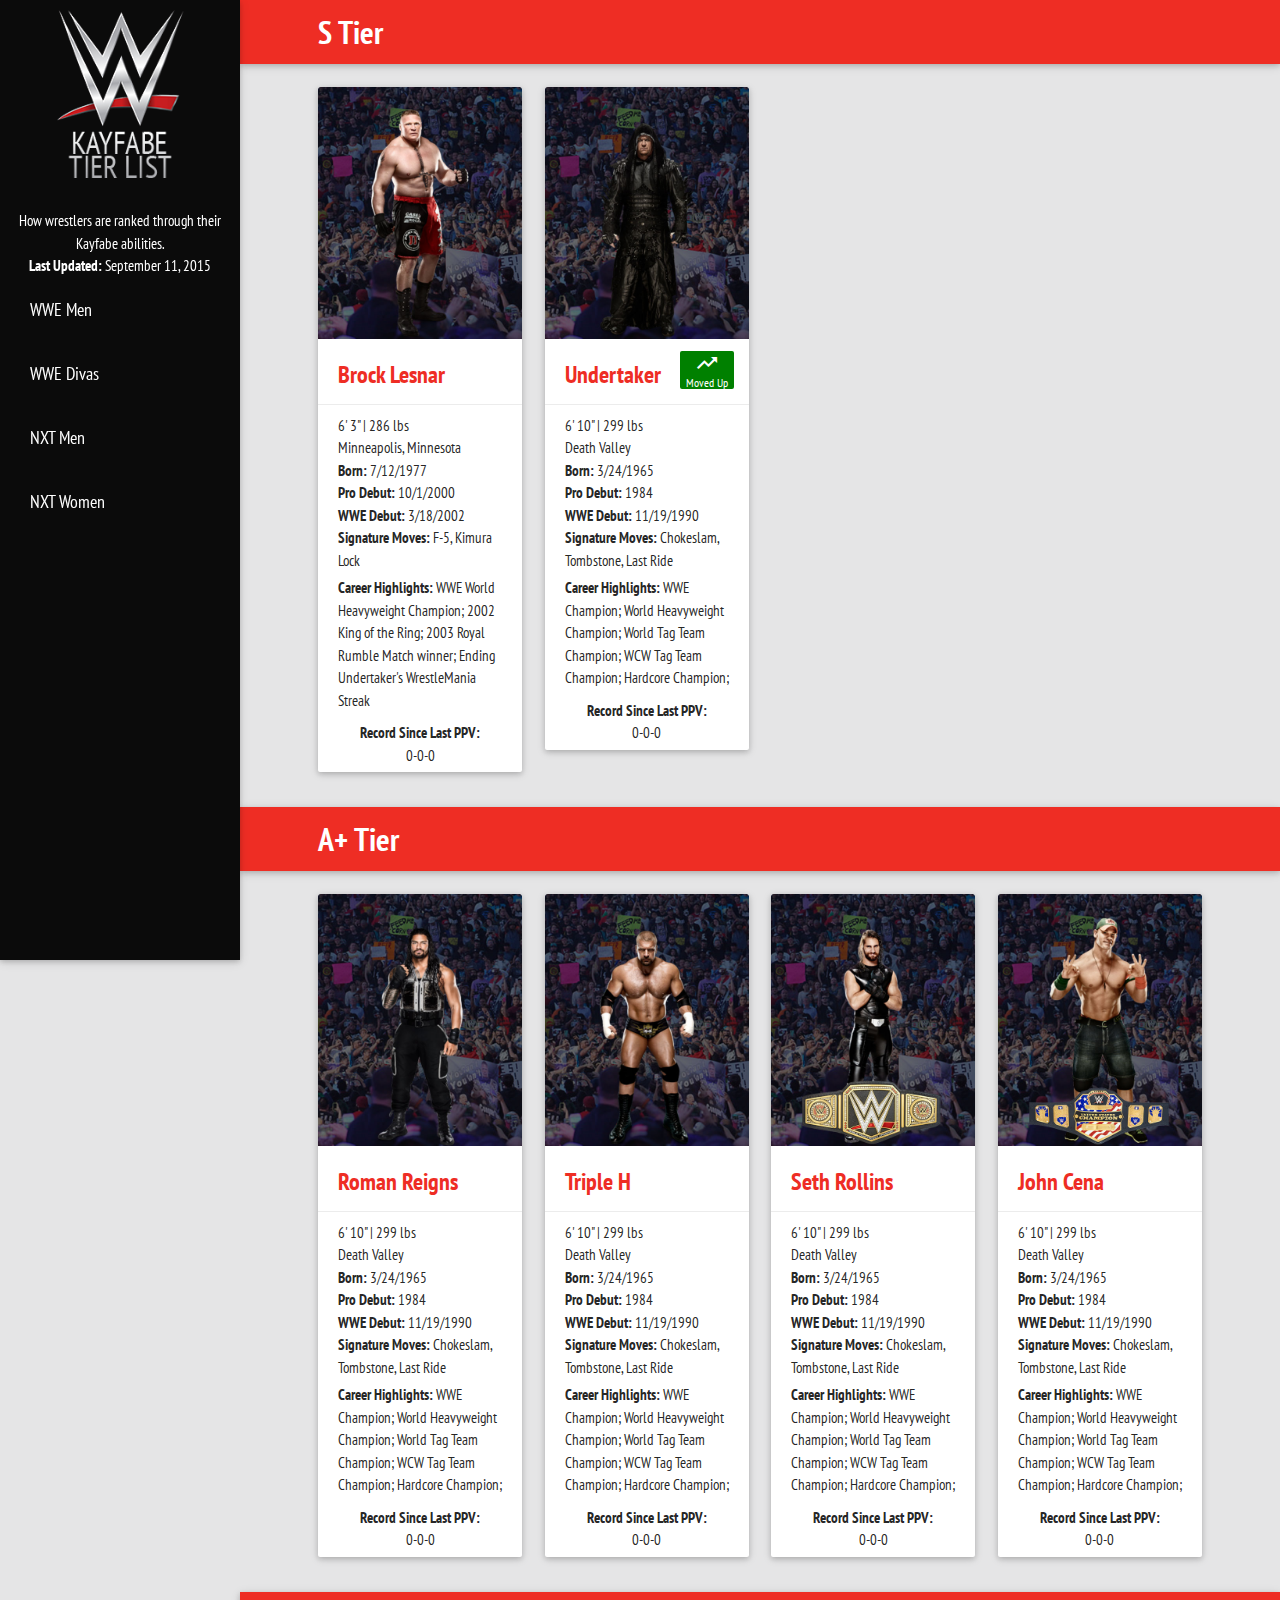
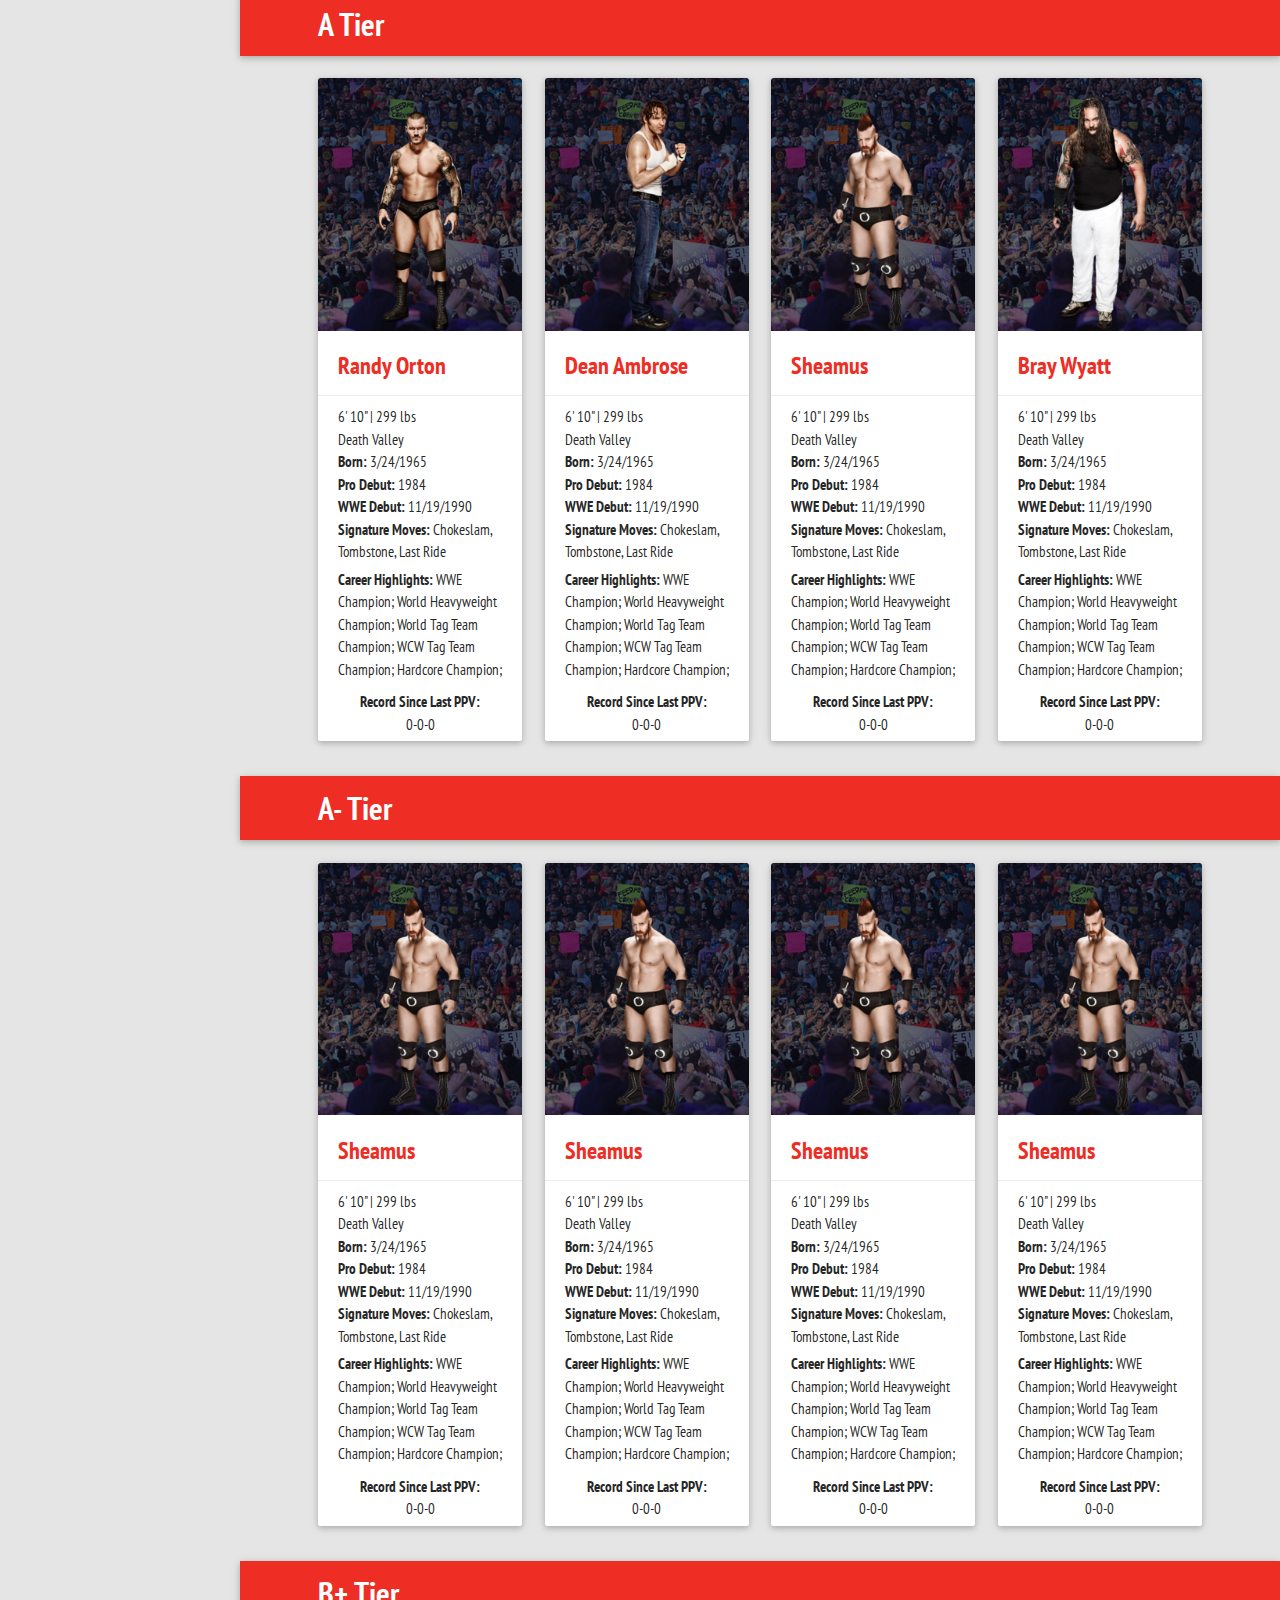
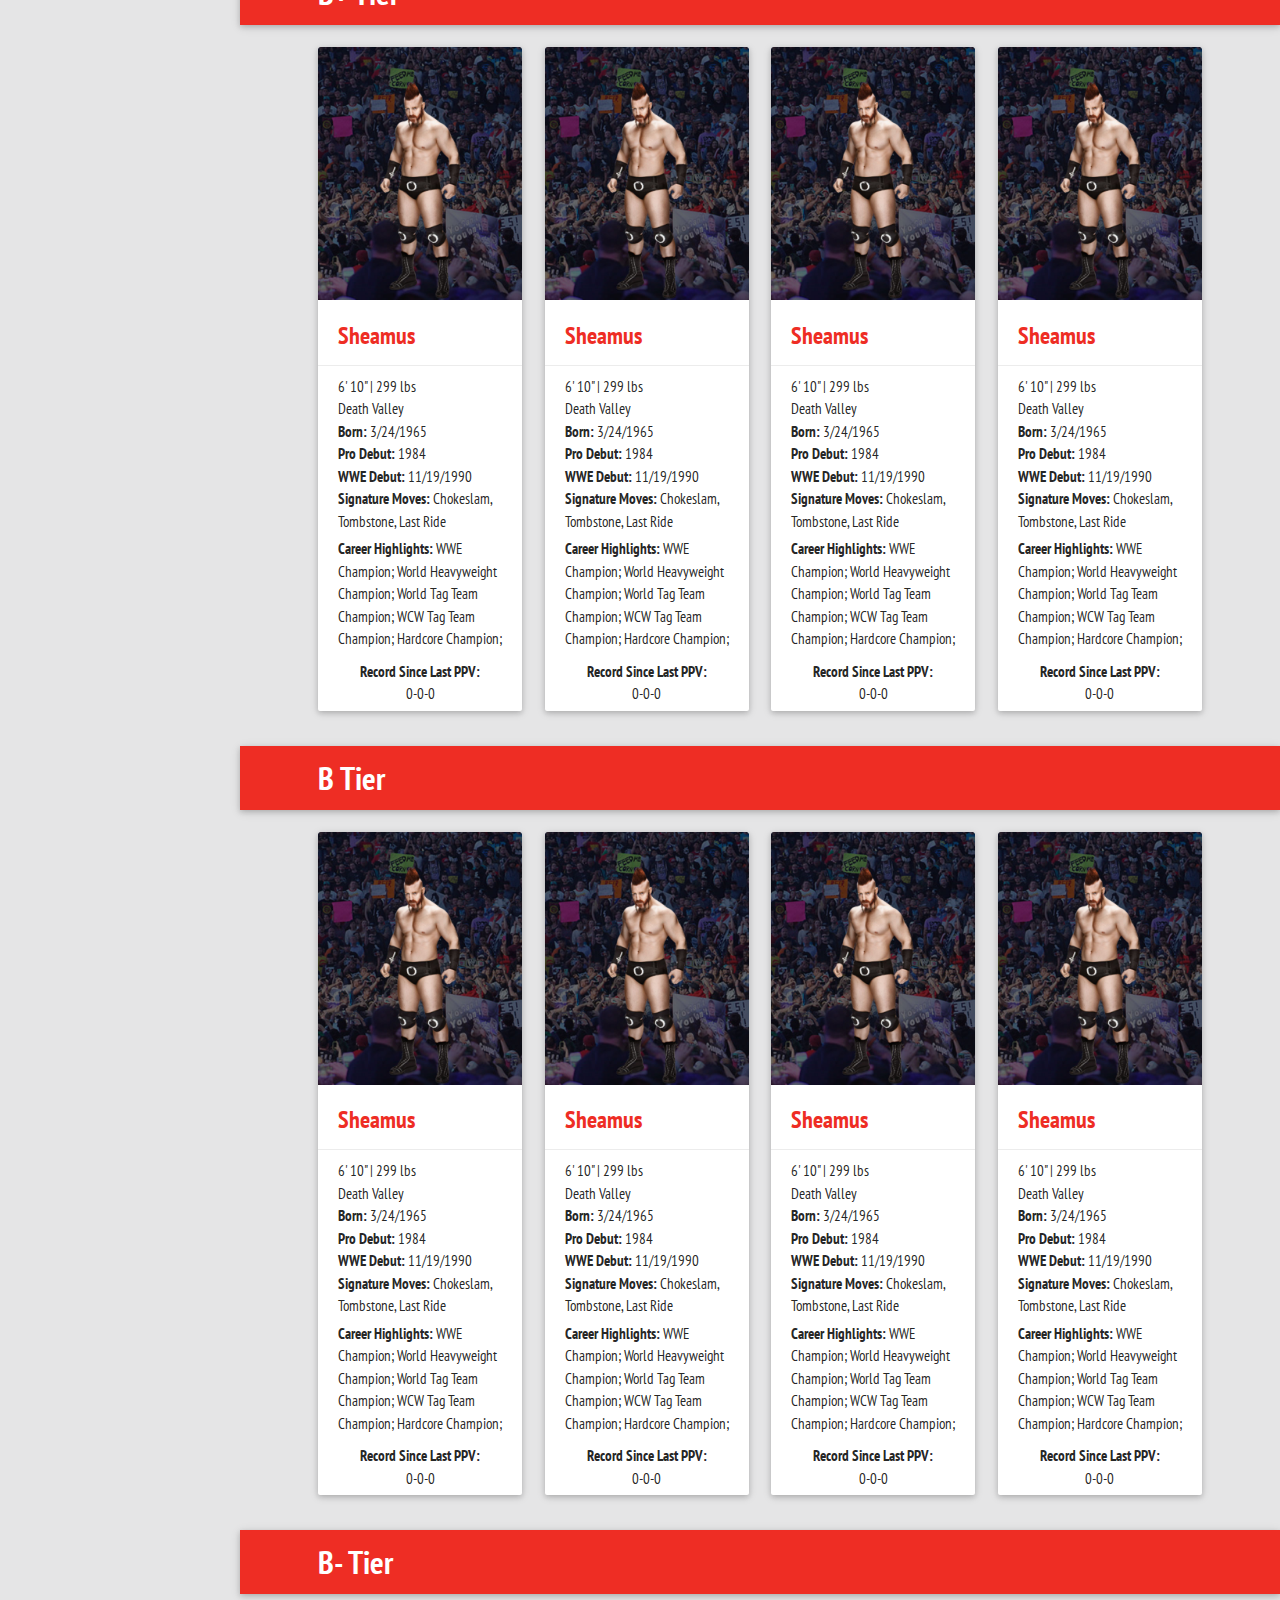
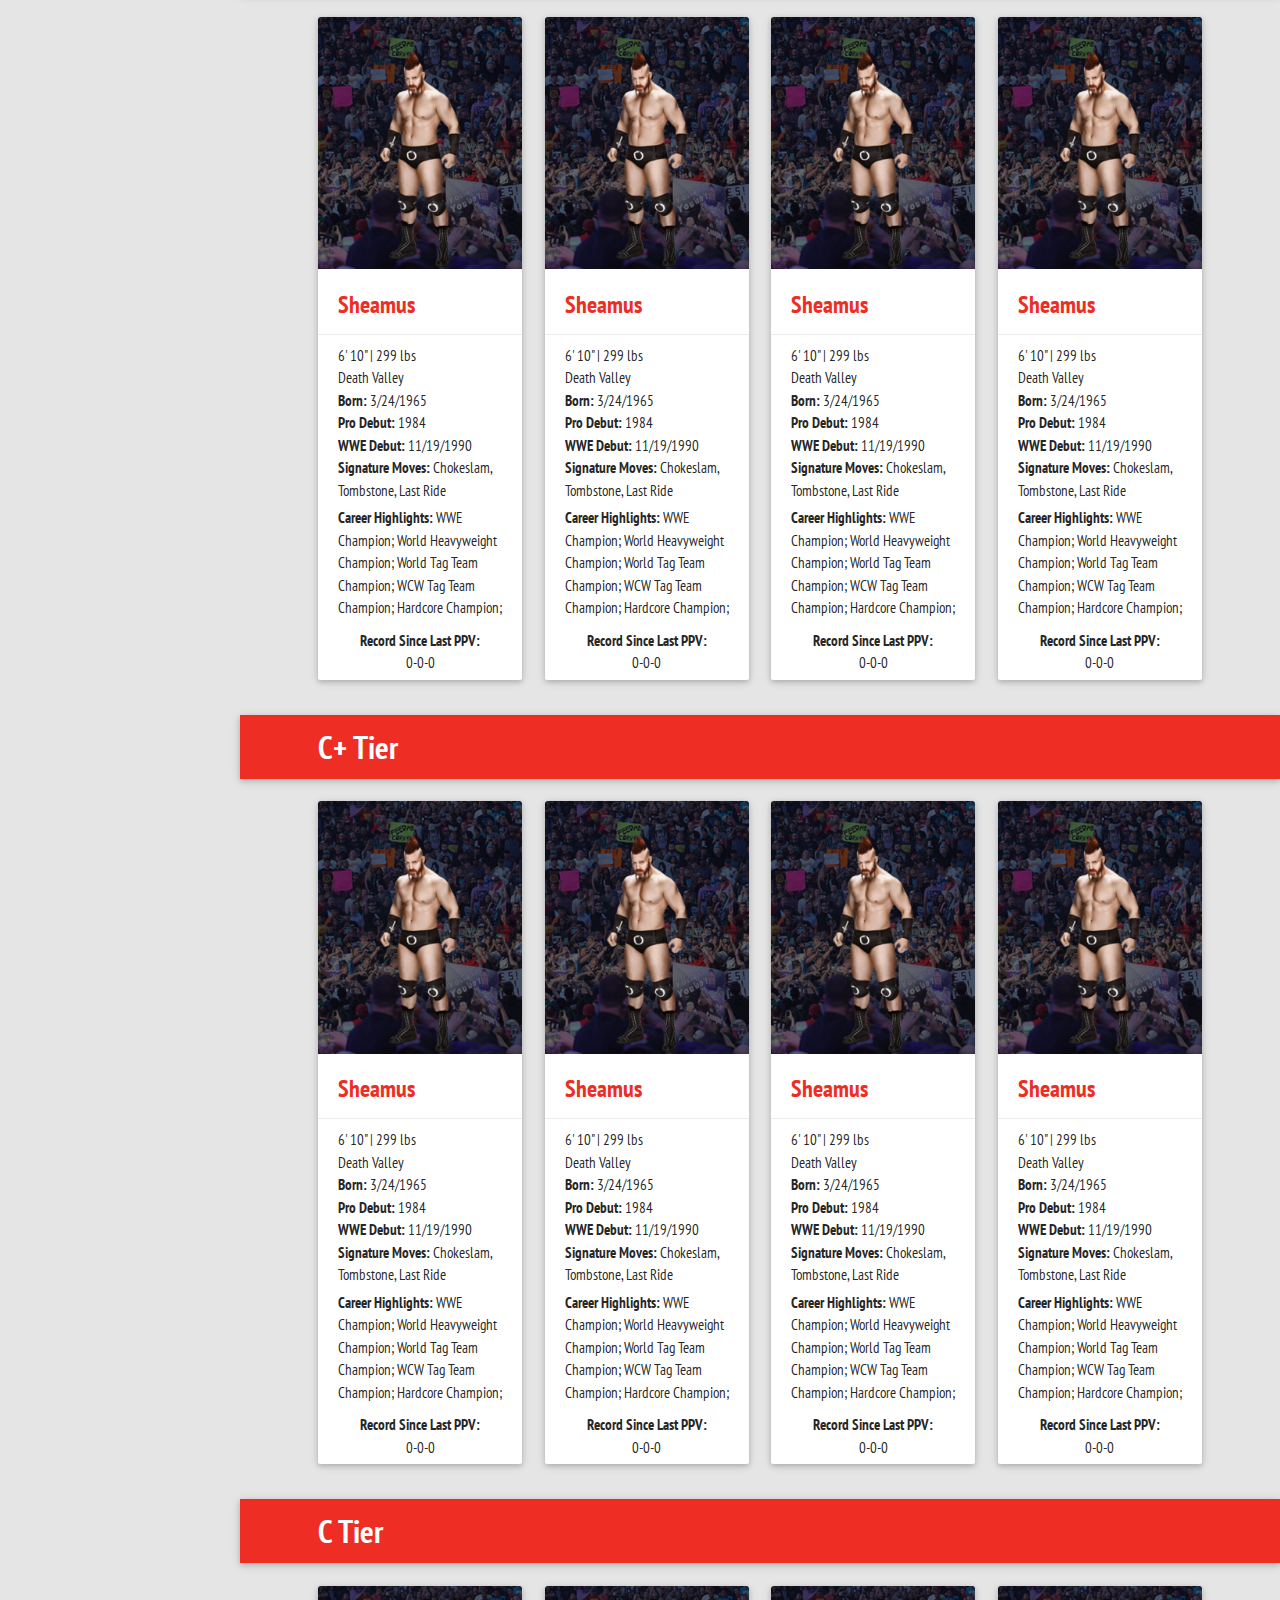
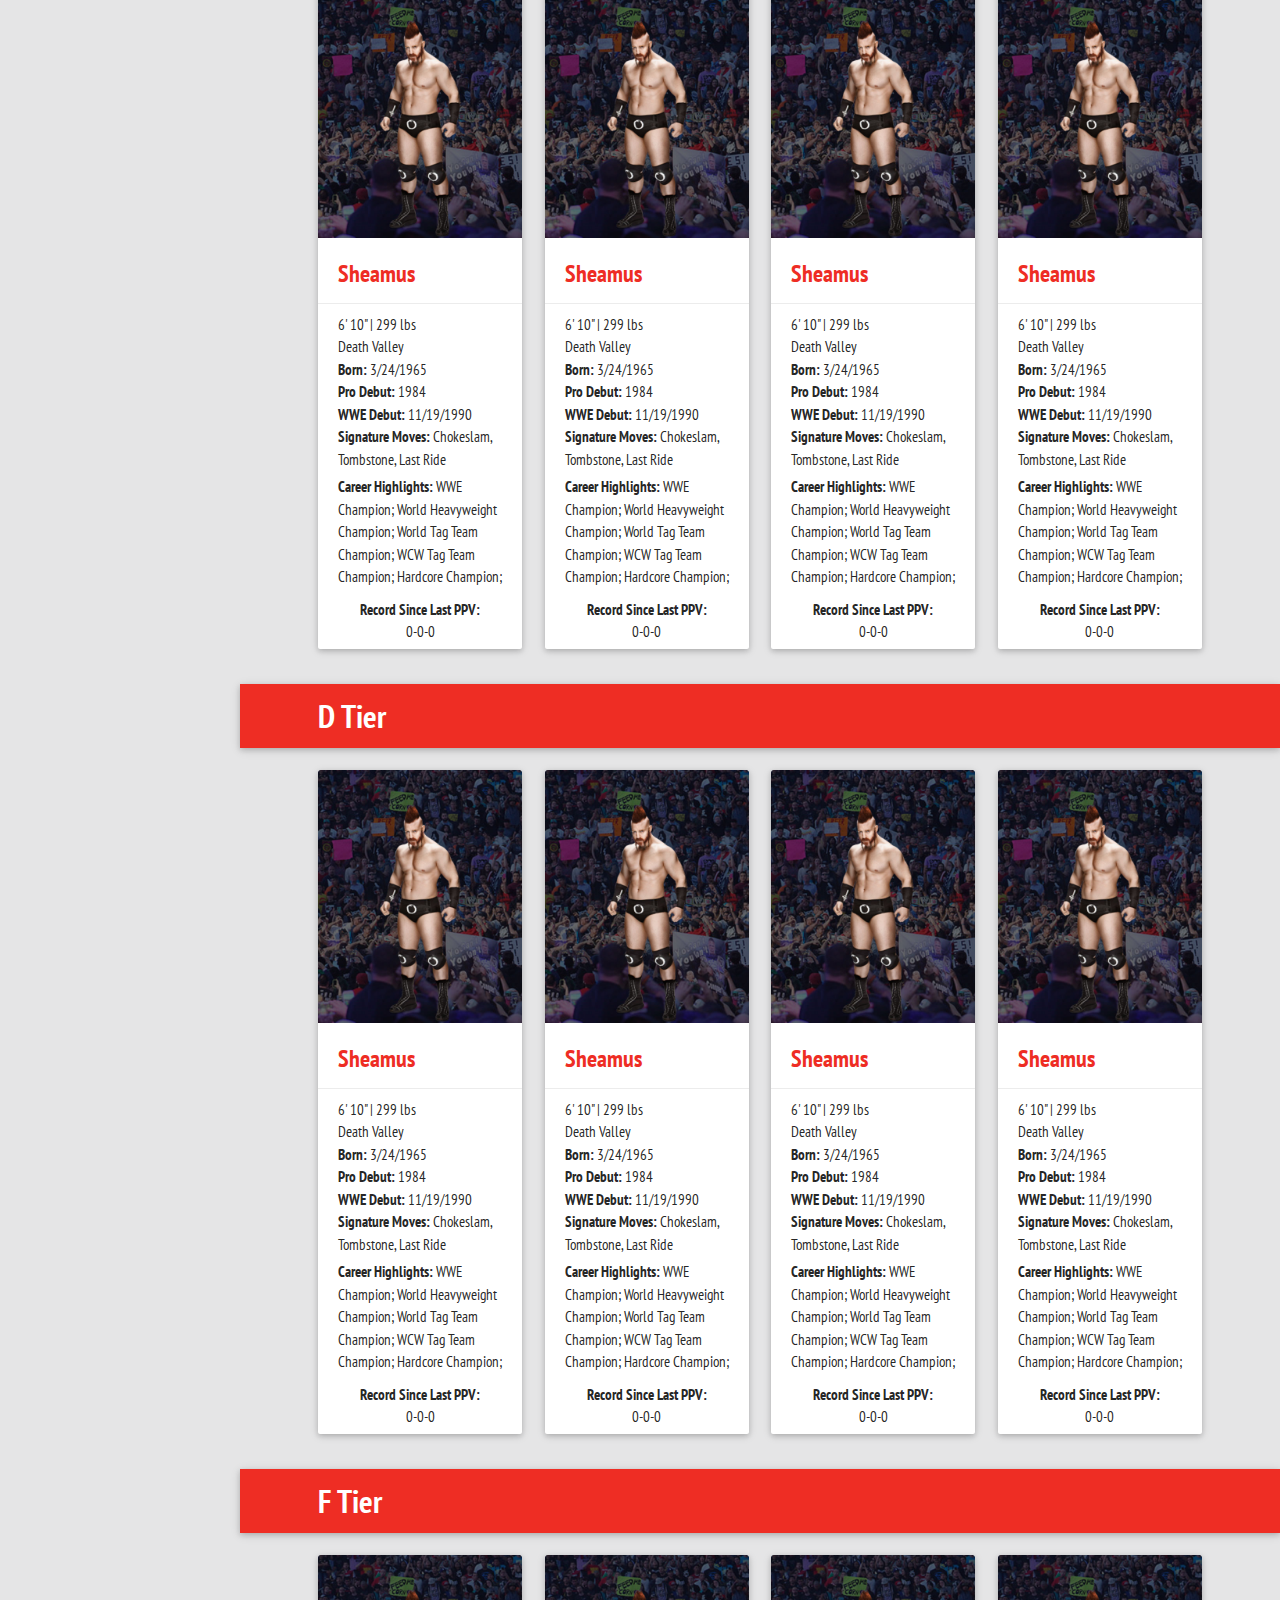
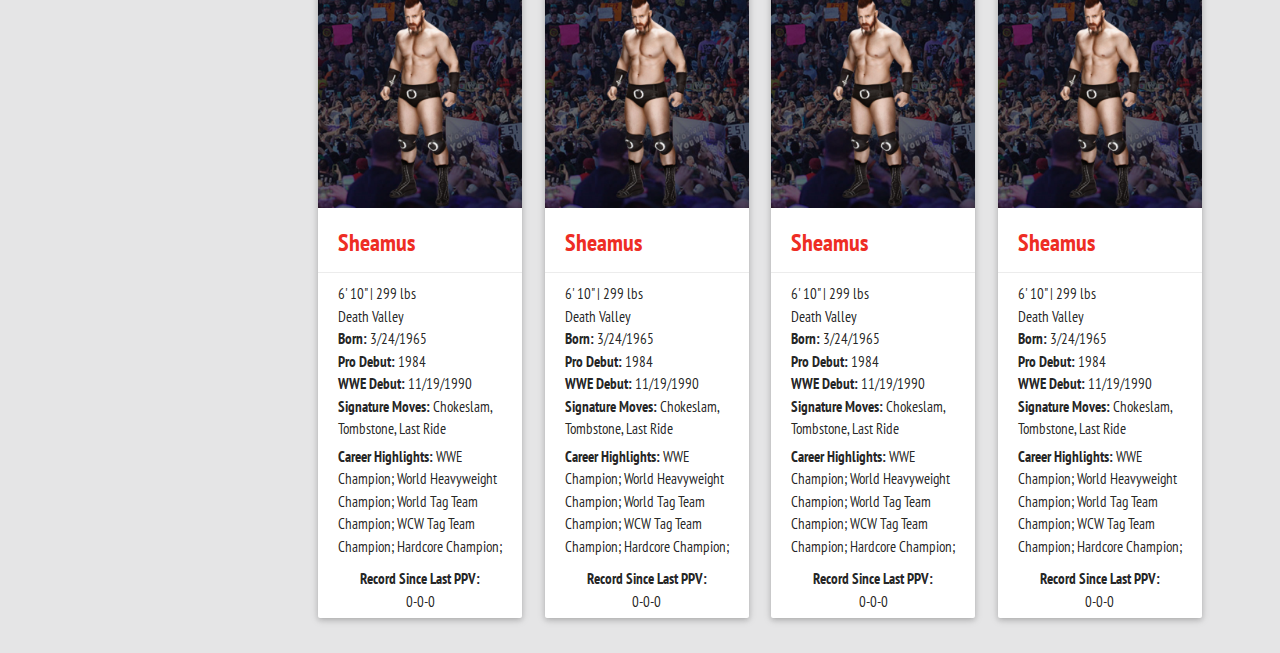
<file: index.html>
<!DOCTYPE html>
<html lang="en">
<head>
  <meta http-equiv="Content-Type" content="text/html; charset=UTF-8"/>
  <meta name="viewport" content="width=device-width, initial-scale=1, maximum-scale=1.0"/>
  <title>WWE Kayfabe Tier List</title>
  <!-- CSS  -->
  <link href="https://fonts.googleapis.com/icon?family=Material+Icons" rel="stylesheet">
  <link href='https://fonts.googleapis.com/css?family=PT+Sans+Narrow:400,700' rel='stylesheet' type='text/css'>
  <link href="css/materialize.css" type="text/css" rel="stylesheet" media="screen,projection"/>
  <link href="css/style.css" type="text/css" rel="stylesheet" media="screen,projection"/>
</head>
<body>
<header>
  <div class="container">
    <a href="#" data-activates="nav-mobile" class="button-collapse top-nav waves-effect waves-light circle hide-on-large-only">
      <i class="mdi-navigation-menu"></i> Kayfabe Tier List
    </a>
  </div>
  <ul id="nav-mobile" class="side-nav fixed">
    <li class="logo">
      <a id="logo-container" href="http://materializecss.com/" class="brand-logo"><image src="images/logo.png"></a>
    </li>
    <li class="bold">
      How wrestlers are ranked through their Kayfabe abilities.
    </li>
    <li class="bold">
      <strong>Last Updated:</strong> September 11, 2015
    </li>
    <li class="bold">
      <a href="#">WWE Men</a>
    </li>
    <li class="bold">
      <a href="#">WWE Divas</a>
    </li>
    <li class="bold">
      <a href="#">NXT Men</a>
    </li>
    <li class="bold">
      <a href="#">NXT Women</a>
    </li>
  </ul>
</header>

  <main>
    <nav class="top-nav">
        <div class="container">
          <div class="nav-wrapper">
            <a class="page-title">S Tier</a>
          </div>
        </div>
    </nav>
    <div class="section no-pad-bot" id="index-banner">
      <div class="container">
        <div class="row">
          <!--Beginning Superstar-->
          <div class="col s12 m6 l3">
            <div class="card">
              <div class="card-image">
                <img src="images/brock-lesnar.jpg">
              </div>
              <div class="card-content">
                <span class="card-title grey-text text-darken-4">Brock Lesnar</span>
              </div>
              <div class="card-action">
                <ul>
                  <li>6' 3" | 286 lbs</li>
                  <li>Minneapolis, Minnesota</li>
                  <li><strong>Born:</strong> 7/12/1977</li>
                  <li><strong>Pro Debut:</strong> 10/1/2000</li>
                  <li><strong>WWE Debut:</strong> 3/18/2002</li>
                  <li><strong>Signature Moves:</strong> F-5, Kimura Lock</li>
                </ul>
                <ul>
                  <li><strong>Career Highlights:</strong>  WWE World Heavyweight Champion; 2002 King of the Ring; 2003 Royal Rumble Match winner; Ending Undertaker's WrestleMania Streak</li>
                </ul>
                <p class="text-center"><strong>Record Since Last PPV:</strong><br />0-0-0</p>
              </div>
            </div>
          </div>
          <!--Beginning Superstar-->
          <div class="col s12 m6 l3">
            <div class="card">
              <div class="card-image">
                <img src="images/undertaker.jpg">
              </div>
              <div class="card-content">
                <span class="card-title grey-text text-darken-4">Undertaker<span class="new badge"><i class="material-icons dp48">trending_up</i><br />Moved Up</span></span>
              </div>
              <div class="card-action">
                <ul>
                  <li>6' 10" | 299 lbs</li>
                  <li>Death Valley</li>
                  <li><strong>Born:</strong> 3/24/1965</li>
                  <li><strong>Pro Debut:</strong> 1984  </li>
                  <li><strong>WWE Debut:</strong> 11/19/1990</li>
                  <li><strong>Signature Moves:</strong> Chokeslam, Tombstone, Last Ride</li>
                </ul>
                <ul>
                  <li><strong>Career Highlights:</strong>  WWE Champion; World Heavyweight Champion; World Tag Team Champion; WCW Tag Team Champion; Hardcore Champion;</li>
                </ul>
                <p class="text-center"><strong>Record Since Last PPV:</strong><br />0-0-0</p>
              </div>
            </div>
          </div>
          <!--Beginning Superstar-->
          <div class="col s12 m6 l3">
          </div>
          <!--Beginning Superstar-->
          <div class="col s12 m6 l3">
          </div>
        </div>
      </div>
      <!--End Superstar Row-->
    </div>
<!---End of S Tier -->
    <nav class="top-nav">
      <div class="container">
        <div class="nav-wrapper"><a class="page-title">A+ Tier</a></div>
      </div>
    </nav>
    <div class="section no-pad-bot" id="index-banner">
      <div class="container">
        <div class="row">
          <!--Beginning Superstar-->
          <div class="col s12 m6 l3">
            <div class="card">
              <div class="card-image">
                <img src="images/roman-reigns.jpg">
              </div>
              <div class="card-content">
                <span class="card-title grey-text text-darken-4">Roman Reigns</span>
              </div>
              <div class="card-action">
                <ul>
                  <li>6' 10" | 299 lbs</li>
                  <li>Death Valley</li>
                  <li><strong>Born:</strong> 3/24/1965</li>
                  <li><strong>Pro Debut:</strong> 1984  </li>
                  <li><strong>WWE Debut:</strong> 11/19/1990</li>
                  <li><strong>Signature Moves:</strong> Chokeslam, Tombstone, Last Ride</li>
                </ul>
                <ul>
                  <li><strong>Career Highlights:</strong>  WWE Champion; World Heavyweight Champion; World Tag Team Champion; WCW Tag Team Champion; Hardcore Champion;</li>
                </ul>
                <p class="text-center"><strong>Record Since Last PPV:</strong><br />0-0-0</p>
              </div>
            </div>
          </div>
          <!--Beginning Superstar-->
          <div class="col s12 m6 l3">
            <div class="card">
              <div class="card-image">
                <img src="images/triple-h.jpg">
              </div>
              <div class="card-content">
                <span class="card-title grey-text text-darken-4">Triple H</span>
              </div>
              <div class="card-action">
                <ul>
                  <li>6' 10" | 299 lbs</li>
                  <li>Death Valley</li>
                  <li><strong>Born:</strong> 3/24/1965</li>
                  <li><strong>Pro Debut:</strong> 1984  </li>
                  <li><strong>WWE Debut:</strong> 11/19/1990</li>
                  <li><strong>Signature Moves:</strong> Chokeslam, Tombstone, Last Ride</li>
                </ul>
                <ul>
                  <li><strong>Career Highlights:</strong>  WWE Champion; World Heavyweight Champion; World Tag Team Champion; WCW Tag Team Champion; Hardcore Champion;</li>
                </ul>
                <p class="text-center"><strong>Record Since Last PPV:</strong><br />0-0-0</p>
              </div>
            </div>
          </div>
          <!--Beginning Superstar-->
          <div class="col s12 m6 l3">
            <div class="card">
              <div class="card-image">
                <img src="images/seth-rollins.jpg">
              </div>
              <div class="card-content">
                <span class="card-title grey-text text-darken-4">Seth Rollins</span>
              </div>
              <div class="card-action">
                <ul>
                  <li>6' 10" | 299 lbs</li>
                  <li>Death Valley</li>
                  <li><strong>Born:</strong> 3/24/1965</li>
                  <li><strong>Pro Debut:</strong> 1984  </li>
                  <li><strong>WWE Debut:</strong> 11/19/1990</li>
                  <li><strong>Signature Moves:</strong> Chokeslam, Tombstone, Last Ride</li>
                </ul>
                <ul>
                  <li><strong>Career Highlights:</strong>  WWE Champion; World Heavyweight Champion; World Tag Team Champion; WCW Tag Team Champion; Hardcore Champion;</li>
                </ul>
                <p class="text-center"><strong>Record Since Last PPV:</strong><br />0-0-0</p>
              </div>
            </div>
          </div>
          <!--Beginning Superstar-->
          <div class="col s12 m6 l3">
            <div class="card">
              <div class="card-image">
                <img src="images/john-cena.jpg">
              </div>
              <div class="card-content">
                <span class="card-title grey-text text-darken-4">John Cena</span>
              </div>
              <div class="card-action">
                <ul>
                  <li>6' 10" | 299 lbs</li>
                  <li>Death Valley</li>
                  <li><strong>Born:</strong> 3/24/1965</li>
                  <li><strong>Pro Debut:</strong> 1984  </li>
                  <li><strong>WWE Debut:</strong> 11/19/1990</li>
                  <li><strong>Signature Moves:</strong> Chokeslam, Tombstone, Last Ride</li>
                </ul>
                <ul>
                  <li><strong>Career Highlights:</strong>  WWE Champion; World Heavyweight Champion; World Tag Team Champion; WCW Tag Team Champion; Hardcore Champion;</li>
                </ul>
                <p class="text-center"><strong>Record Since Last PPV:</strong><br />0-0-0</p>
              </div>
            </div>
          </div>
      </div>
      <!--End Superstar Row-->
    </div>
    <!---End of A+ Tier-->
    <nav class="top-nav">
      <div class="container">
        <div class="nav-wrapper"><a class="page-title">A Tier</a>
        </div>
      </div>
    </nav>
    <div class="section no-pad-bot" id="index-banner">
      <div class="container">
        <div class="row">
          <!--Beginning Superstar-->
          <div class="col s12 m6 l3">
            <div class="card">
              <div class="card-image">
                <img src="images/randy-orton.jpg">
              </div>
              <div class="card-content">
                <span class="card-title grey-text text-darken-4">Randy Orton</span>
              </div>
              <div class="card-action">
                <ul>
                  <li>6' 10" | 299 lbs</li>
                  <li>Death Valley</li>
                  <li><strong>Born:</strong> 3/24/1965</li>
                  <li><strong>Pro Debut:</strong> 1984  </li>
                  <li><strong>WWE Debut:</strong> 11/19/1990</li>
                  <li><strong>Signature Moves:</strong> Chokeslam, Tombstone, Last Ride</li>
                </ul>
                <ul>
                  <li><strong>Career Highlights:</strong>  WWE Champion; World Heavyweight Champion; World Tag Team Champion; WCW Tag Team Champion; Hardcore Champion;</li>
                </ul>
                <p class="text-center"><strong>Record Since Last PPV:</strong><br />0-0-0</p>
              </div>
            </div>
          </div>
          <!--Beginning Superstar-->
          <div class="col s12 m6 l3">
            <div class="card">
              <div class="card-image">
                <img src="images/dean-ambrose.jpg">
              </div>
              <div class="card-content">
                <span class="card-title grey-text text-darken-4">Dean Ambrose</span>
              </div>
              <div class="card-action">
                <ul>
                  <li>6' 10" | 299 lbs</li>
                  <li>Death Valley</li>
                  <li><strong>Born:</strong> 3/24/1965</li>
                  <li><strong>Pro Debut:</strong> 1984  </li>
                  <li><strong>WWE Debut:</strong> 11/19/1990</li>
                  <li><strong>Signature Moves:</strong> Chokeslam, Tombstone, Last Ride</li>
                </ul>
                <ul>
                  <li><strong>Career Highlights:</strong>  WWE Champion; World Heavyweight Champion; World Tag Team Champion; WCW Tag Team Champion; Hardcore Champion;</li>
                </ul>
                <p class="text-center"><strong>Record Since Last PPV:</strong><br />0-0-0</p>
              </div>
            </div>
          </div>
          <!--Beginning Superstar-->
          <div class="col s12 m6 l3">
            <div class="card">
              <div class="card-image">
                <img src="images/sheamus.jpg">
              </div>
              <div class="card-content">
                <span class="card-title grey-text text-darken-4">Sheamus</span>
              </div>
              <div class="card-action">
                <ul>
                  <li>6' 10" | 299 lbs</li>
                  <li>Death Valley</li>
                  <li><strong>Born:</strong> 3/24/1965</li>
                  <li><strong>Pro Debut:</strong> 1984  </li>
                  <li><strong>WWE Debut:</strong> 11/19/1990</li>
                  <li><strong>Signature Moves:</strong> Chokeslam, Tombstone, Last Ride</li>
                </ul>
                <ul>
                  <li><strong>Career Highlights:</strong>  WWE Champion; World Heavyweight Champion; World Tag Team Champion; WCW Tag Team Champion; Hardcore Champion;</li>
                </ul>
                <p class="text-center"><strong>Record Since Last PPV:</strong><br />0-0-0</p>
              </div>
            </div>
          </div>
          <!--Beginning Superstar-->
          <div class="col s12 m6 l3">
            <div class="card">
              <div class="card-image">
                <img src="images/bray-wyatt.jpg">
              </div>
              <div class="card-content">
                <span class="card-title grey-text text-darken-4">Bray Wyatt</span>
              </div>
              <div class="card-action">
                <ul>
                  <li>6' 10" | 299 lbs</li>
                  <li>Death Valley</li>
                  <li><strong>Born:</strong> 3/24/1965</li>
                  <li><strong>Pro Debut:</strong> 1984  </li>
                  <li><strong>WWE Debut:</strong> 11/19/1990</li>
                  <li><strong>Signature Moves:</strong> Chokeslam, Tombstone, Last Ride</li>
                </ul>
                <ul>
                  <li><strong>Career Highlights:</strong>  WWE Champion; World Heavyweight Champion; World Tag Team Champion; WCW Tag Team Champion; Hardcore Champion;</li>
                </ul>
                <p class="text-center"><strong>Record Since Last PPV:</strong><br />0-0-0</p>
              </div>
            </div>
          </div>
        </div>
        <!--End Superstar Row-->
      </div>
<!---End of A Tier -->
      <nav class="top-nav">
        <div class="container">
          <div class="nav-wrapper"><a class="page-title">A- Tier</a></div>
        </div>
      </nav>
      <div class="section no-pad-bot" id="index-banner">
        <div class="container">
          <div class="row">
            <!--Beginning Superstar-->
            <div class="col s12 m6 l3">
              <div class="card">
                <div class="card-image">
                  <img src="images/sheamus.jpg">
                </div>
                <div class="card-content">
                  <span class="card-title grey-text text-darken-4">Sheamus</span>
                </div>
                <div class="card-action">
                  <ul>
                    <li>6' 10" | 299 lbs</li>
                    <li>Death Valley</li>
                    <li><strong>Born:</strong> 3/24/1965</li>
                    <li><strong>Pro Debut:</strong> 1984  </li>
                    <li><strong>WWE Debut:</strong> 11/19/1990</li>
                    <li><strong>Signature Moves:</strong> Chokeslam, Tombstone, Last Ride</li>
                  </ul>
                  <ul>
                    <li><strong>Career Highlights:</strong>  WWE Champion; World Heavyweight Champion; World Tag Team Champion; WCW Tag Team Champion; Hardcore Champion;</li>
                  </ul>
                  <p class="text-center"><strong>Record Since Last PPV:</strong><br />0-0-0</p>
                </div>
              </div>
            </div>
            <!--Beginning Superstar-->
            <div class="col s12 m6 l3">
              <div class="card">
                <div class="card-image">
                  <img src="images/sheamus.jpg">
                </div>
                <div class="card-content">
                  <span class="card-title grey-text text-darken-4">Sheamus</span>
                </div>
                <div class="card-action">
                  <ul>
                    <li>6' 10" | 299 lbs</li>
                    <li>Death Valley</li>
                    <li><strong>Born:</strong> 3/24/1965</li>
                    <li><strong>Pro Debut:</strong> 1984  </li>
                    <li><strong>WWE Debut:</strong> 11/19/1990</li>
                    <li><strong>Signature Moves:</strong> Chokeslam, Tombstone, Last Ride</li>
                  </ul>
                  <ul>
                    <li><strong>Career Highlights:</strong>  WWE Champion; World Heavyweight Champion; World Tag Team Champion; WCW Tag Team Champion; Hardcore Champion;</li>
                  </ul>
                  <p class="text-center"><strong>Record Since Last PPV:</strong><br />0-0-0</p>
                </div>
              </div>
            </div>
            <!--Beginning Superstar-->
            <div class="col s12 m6 l3">
              <div class="card">
                <div class="card-image">
                  <img src="images/sheamus.jpg">
                </div>
                <div class="card-content">
                  <span class="card-title grey-text text-darken-4">Sheamus</span>
                </div>
                <div class="card-action">
                  <ul>
                    <li>6' 10" | 299 lbs</li>
                    <li>Death Valley</li>
                    <li><strong>Born:</strong> 3/24/1965</li>
                    <li><strong>Pro Debut:</strong> 1984  </li>
                    <li><strong>WWE Debut:</strong> 11/19/1990</li>
                    <li><strong>Signature Moves:</strong> Chokeslam, Tombstone, Last Ride</li>
                  </ul>
                  <ul>
                    <li><strong>Career Highlights:</strong>  WWE Champion; World Heavyweight Champion; World Tag Team Champion; WCW Tag Team Champion; Hardcore Champion;</li>
                  </ul>
                  <p class="text-center"><strong>Record Since Last PPV:</strong><br />0-0-0</p>
                </div>
              </div>
            </div>
            <!--Beginning Superstar-->
            <div class="col s12 m6 l3">
              <div class="card">
                <div class="card-image">
                  <img src="images/sheamus.jpg">
                </div>
                <div class="card-content">
                  <span class="card-title grey-text text-darken-4">Sheamus</span>
                </div>
                <div class="card-action">
                  <ul>
                    <li>6' 10" | 299 lbs</li>
                    <li>Death Valley</li>
                    <li><strong>Born:</strong> 3/24/1965</li>
                    <li><strong>Pro Debut:</strong> 1984  </li>
                    <li><strong>WWE Debut:</strong> 11/19/1990</li>
                    <li><strong>Signature Moves:</strong> Chokeslam, Tombstone, Last Ride</li>
                  </ul>
                  <ul>
                    <li><strong>Career Highlights:</strong>  WWE Champion; World Heavyweight Champion; World Tag Team Champion; WCW Tag Team Champion; Hardcore Champion;</li>
                  </ul>
                  <p class="text-center"><strong>Record Since Last PPV:</strong><br />0-0-0</p>
                </div>
              </div>
            </div>
          </div>
          <!---End Superstar Row -->
        </div>
        <!---End of A- Tier -->
        <nav class="top-nav">
          <div class="container">
            <div class="nav-wrapper"><a class="page-title">B+ Tier</a></div>
          </div>
        </nav>
        <div class="section no-pad-bot" id="index-banner">
          <div class="container">
            <div class="row">
              <!--Beginning Superstar-->
              <div class="col s12 m6 l3">
                <div class="card">
                  <div class="card-image">
                    <img src="images/sheamus.jpg">
                  </div>
                  <div class="card-content">
                    <span class="card-title grey-text text-darken-4">Sheamus</span>
                  </div>
                  <div class="card-action">
                    <ul>
                      <li>6' 10" | 299 lbs</li>
                      <li>Death Valley</li>
                      <li><strong>Born:</strong> 3/24/1965</li>
                      <li><strong>Pro Debut:</strong> 1984  </li>
                      <li><strong>WWE Debut:</strong> 11/19/1990</li>
                      <li><strong>Signature Moves:</strong> Chokeslam, Tombstone, Last Ride</li>
                    </ul>
                    <ul>
                      <li><strong>Career Highlights:</strong>  WWE Champion; World Heavyweight Champion; World Tag Team Champion; WCW Tag Team Champion; Hardcore Champion;</li>
                    </ul>
                    <p class="text-center"><strong>Record Since Last PPV:</strong><br />0-0-0</p>
                  </div>
                </div>
              </div>
              <!--Beginning Superstar-->
              <div class="col s12 m6 l3">
                <div class="card">
                  <div class="card-image">
                    <img src="images/sheamus.jpg">
                  </div>
                  <div class="card-content">
                    <span class="card-title grey-text text-darken-4">Sheamus</span>
                  </div>
                  <div class="card-action">
                    <ul>
                      <li>6' 10" | 299 lbs</li>
                      <li>Death Valley</li>
                      <li><strong>Born:</strong> 3/24/1965</li>
                      <li><strong>Pro Debut:</strong> 1984  </li>
                      <li><strong>WWE Debut:</strong> 11/19/1990</li>
                      <li><strong>Signature Moves:</strong> Chokeslam, Tombstone, Last Ride</li>
                    </ul>
                    <ul>
                      <li><strong>Career Highlights:</strong>  WWE Champion; World Heavyweight Champion; World Tag Team Champion; WCW Tag Team Champion; Hardcore Champion;</li>
                    </ul>
                    <p class="text-center"><strong>Record Since Last PPV:</strong><br />0-0-0</p>
                  </div>
                </div>
              </div>
              <!--Beginning Superstar-->
              <div class="col s12 m6 l3">
                <div class="card">
                  <div class="card-image">
                    <img src="images/sheamus.jpg">
                  </div>
                  <div class="card-content">
                    <span class="card-title grey-text text-darken-4">Sheamus</span>
                  </div>
                  <div class="card-action">
                    <ul>
                      <li>6' 10" | 299 lbs</li>
                      <li>Death Valley</li>
                      <li><strong>Born:</strong> 3/24/1965</li>
                      <li><strong>Pro Debut:</strong> 1984  </li>
                      <li><strong>WWE Debut:</strong> 11/19/1990</li>
                      <li><strong>Signature Moves:</strong> Chokeslam, Tombstone, Last Ride</li>
                    </ul>
                    <ul>
                      <li><strong>Career Highlights:</strong>  WWE Champion; World Heavyweight Champion; World Tag Team Champion; WCW Tag Team Champion; Hardcore Champion;</li>
                    </ul>
                    <p class="text-center"><strong>Record Since Last PPV:</strong><br />0-0-0</p>
                  </div>
                </div>
              </div>
              <!--Beginning Superstar-->
              <div class="col s12 m6 l3">
                <div class="card">
                  <div class="card-image">
                    <img src="images/sheamus.jpg">
                  </div>
                  <div class="card-content">
                    <span class="card-title grey-text text-darken-4">Sheamus</span>
                  </div>
                  <div class="card-action">
                    <ul>
                      <li>6' 10" | 299 lbs</li>
                      <li>Death Valley</li>
                      <li><strong>Born:</strong> 3/24/1965</li>
                      <li><strong>Pro Debut:</strong> 1984  </li>
                      <li><strong>WWE Debut:</strong> 11/19/1990</li>
                      <li><strong>Signature Moves:</strong> Chokeslam, Tombstone, Last Ride</li>
                    </ul>
                    <ul>
                      <li><strong>Career Highlights:</strong>  WWE Champion; World Heavyweight Champion; World Tag Team Champion; WCW Tag Team Champion; Hardcore Champion;</li>
                    </ul>
                    <p class="text-center"><strong>Record Since Last PPV:</strong><br />0-0-0</p>
                  </div>
                </div>
              </div>
            </div>
            <!---End Superstar Row -->
          </div>
          <!---End of B+ Tier -->
          <nav class="top-nav">
            <div class="container">
              <div class="nav-wrapper"><a class="page-title">B Tier</a></div>
            </div>
          </nav>
          <div class="section no-pad-bot" id="index-banner">
            <div class="container">
              <div class="row">
                <!--Beginning Superstar-->
                <div class="col s12 m6 l3">
                  <div class="card">
                    <div class="card-image">
                      <img src="images/sheamus.jpg">
                    </div>
                    <div class="card-content">
                      <span class="card-title grey-text text-darken-4">Sheamus</span>
                    </div>
                    <div class="card-action">
                      <ul>
                        <li>6' 10" | 299 lbs</li>
                        <li>Death Valley</li>
                        <li><strong>Born:</strong> 3/24/1965</li>
                        <li><strong>Pro Debut:</strong> 1984  </li>
                        <li><strong>WWE Debut:</strong> 11/19/1990</li>
                        <li><strong>Signature Moves:</strong> Chokeslam, Tombstone, Last Ride</li>
                      </ul>
                      <ul>
                        <li><strong>Career Highlights:</strong>  WWE Champion; World Heavyweight Champion; World Tag Team Champion; WCW Tag Team Champion; Hardcore Champion;</li>
                      </ul>
                      <p class="text-center"><strong>Record Since Last PPV:</strong><br />0-0-0</p>
                    </div>
                  </div>
                </div>
                <!--Beginning Superstar-->
                <div class="col s12 m6 l3">
                  <div class="card">
                    <div class="card-image">
                      <img src="images/sheamus.jpg">
                    </div>
                    <div class="card-content">
                      <span class="card-title grey-text text-darken-4">Sheamus</span>
                    </div>
                    <div class="card-action">
                      <ul>
                        <li>6' 10" | 299 lbs</li>
                        <li>Death Valley</li>
                        <li><strong>Born:</strong> 3/24/1965</li>
                        <li><strong>Pro Debut:</strong> 1984  </li>
                        <li><strong>WWE Debut:</strong> 11/19/1990</li>
                        <li><strong>Signature Moves:</strong> Chokeslam, Tombstone, Last Ride</li>
                      </ul>
                      <ul>
                        <li><strong>Career Highlights:</strong>  WWE Champion; World Heavyweight Champion; World Tag Team Champion; WCW Tag Team Champion; Hardcore Champion;</li>
                      </ul>
                      <p class="text-center"><strong>Record Since Last PPV:</strong><br />0-0-0</p>
                    </div>
                  </div>
                </div>
                <!--Beginning Superstar-->
                <div class="col s12 m6 l3">
                  <div class="card">
                    <div class="card-image">
                      <img src="images/sheamus.jpg">
                    </div>
                    <div class="card-content">
                      <span class="card-title grey-text text-darken-4">Sheamus</span>
                    </div>
                    <div class="card-action">
                      <ul>
                        <li>6' 10" | 299 lbs</li>
                        <li>Death Valley</li>
                        <li><strong>Born:</strong> 3/24/1965</li>
                        <li><strong>Pro Debut:</strong> 1984  </li>
                        <li><strong>WWE Debut:</strong> 11/19/1990</li>
                        <li><strong>Signature Moves:</strong> Chokeslam, Tombstone, Last Ride</li>
                      </ul>
                      <ul>
                        <li><strong>Career Highlights:</strong>  WWE Champion; World Heavyweight Champion; World Tag Team Champion; WCW Tag Team Champion; Hardcore Champion;</li>
                      </ul>
                      <p class="text-center"><strong>Record Since Last PPV:</strong><br />0-0-0</p>
                    </div>
                  </div>
                </div>
                <!--Beginning Superstar-->
                <div class="col s12 m6 l3">
                  <div class="card">
                    <div class="card-image">
                      <img src="images/sheamus.jpg">
                    </div>
                    <div class="card-content">
                      <span class="card-title grey-text text-darken-4">Sheamus</span>
                    </div>
                    <div class="card-action">
                      <ul>
                        <li>6' 10" | 299 lbs</li>
                        <li>Death Valley</li>
                        <li><strong>Born:</strong> 3/24/1965</li>
                        <li><strong>Pro Debut:</strong> 1984  </li>
                        <li><strong>WWE Debut:</strong> 11/19/1990</li>
                        <li><strong>Signature Moves:</strong> Chokeslam, Tombstone, Last Ride</li>
                      </ul>
                      <ul>
                        <li><strong>Career Highlights:</strong>  WWE Champion; World Heavyweight Champion; World Tag Team Champion; WCW Tag Team Champion; Hardcore Champion;</li>
                      </ul>
                      <p class="text-center"><strong>Record Since Last PPV:</strong><br />0-0-0</p>
                    </div>
                  </div>
                </div>
              </div>
              <!---End Superstar Row -->
            </div>
            <!---End of B Tier -->
            <nav class="top-nav">
              <div class="container">
                <div class="nav-wrapper"><a class="page-title">B- Tier</a></div>
              </div>
            </nav>
            <div class="section no-pad-bot" id="index-banner">
              <div class="container">
                <div class="row">
                  <!--Beginning Superstar-->
                  <div class="col s12 m6 l3">
                    <div class="card">
                      <div class="card-image">
                        <img src="images/sheamus.jpg">
                      </div>
                      <div class="card-content">
                        <span class="card-title grey-text text-darken-4">Sheamus</span>
                      </div>
                      <div class="card-action">
                        <ul>
                          <li>6' 10" | 299 lbs</li>
                          <li>Death Valley</li>
                          <li><strong>Born:</strong> 3/24/1965</li>
                          <li><strong>Pro Debut:</strong> 1984  </li>
                          <li><strong>WWE Debut:</strong> 11/19/1990</li>
                          <li><strong>Signature Moves:</strong> Chokeslam, Tombstone, Last Ride</li>
                        </ul>
                        <ul>
                          <li><strong>Career Highlights:</strong>  WWE Champion; World Heavyweight Champion; World Tag Team Champion; WCW Tag Team Champion; Hardcore Champion;</li>
                        </ul>
                        <p class="text-center"><strong>Record Since Last PPV:</strong><br />0-0-0</p>
                      </div>
                    </div>
                  </div>
                  <!--Beginning Superstar-->
                  <div class="col s12 m6 l3">
                    <div class="card">
                      <div class="card-image">
                        <img src="images/sheamus.jpg">
                      </div>
                      <div class="card-content">
                        <span class="card-title grey-text text-darken-4">Sheamus</span>
                      </div>
                      <div class="card-action">
                        <ul>
                          <li>6' 10" | 299 lbs</li>
                          <li>Death Valley</li>
                          <li><strong>Born:</strong> 3/24/1965</li>
                          <li><strong>Pro Debut:</strong> 1984  </li>
                          <li><strong>WWE Debut:</strong> 11/19/1990</li>
                          <li><strong>Signature Moves:</strong> Chokeslam, Tombstone, Last Ride</li>
                        </ul>
                        <ul>
                          <li><strong>Career Highlights:</strong>  WWE Champion; World Heavyweight Champion; World Tag Team Champion; WCW Tag Team Champion; Hardcore Champion;</li>
                        </ul>
                        <p class="text-center"><strong>Record Since Last PPV:</strong><br />0-0-0</p>
                      </div>
                    </div>
                  </div>
                  <!--Beginning Superstar-->
                  <div class="col s12 m6 l3">
                    <div class="card">
                      <div class="card-image">
                        <img src="images/sheamus.jpg">
                      </div>
                      <div class="card-content">
                        <span class="card-title grey-text text-darken-4">Sheamus</span>
                      </div>
                      <div class="card-action">
                        <ul>
                          <li>6' 10" | 299 lbs</li>
                          <li>Death Valley</li>
                          <li><strong>Born:</strong> 3/24/1965</li>
                          <li><strong>Pro Debut:</strong> 1984  </li>
                          <li><strong>WWE Debut:</strong> 11/19/1990</li>
                          <li><strong>Signature Moves:</strong> Chokeslam, Tombstone, Last Ride</li>
                        </ul>
                        <ul>
                          <li><strong>Career Highlights:</strong>  WWE Champion; World Heavyweight Champion; World Tag Team Champion; WCW Tag Team Champion; Hardcore Champion;</li>
                        </ul>
                        <p class="text-center"><strong>Record Since Last PPV:</strong><br />0-0-0</p>
                      </div>
                    </div>
                  </div>
                  <!--Beginning Superstar-->
                  <div class="col s12 m6 l3">
                    <div class="card">
                      <div class="card-image">
                        <img src="images/sheamus.jpg">
                      </div>
                      <div class="card-content">
                        <span class="card-title grey-text text-darken-4">Sheamus</span>
                      </div>
                      <div class="card-action">
                        <ul>
                          <li>6' 10" | 299 lbs</li>
                          <li>Death Valley</li>
                          <li><strong>Born:</strong> 3/24/1965</li>
                          <li><strong>Pro Debut:</strong> 1984  </li>
                          <li><strong>WWE Debut:</strong> 11/19/1990</li>
                          <li><strong>Signature Moves:</strong> Chokeslam, Tombstone, Last Ride</li>
                        </ul>
                        <ul>
                          <li><strong>Career Highlights:</strong>  WWE Champion; World Heavyweight Champion; World Tag Team Champion; WCW Tag Team Champion; Hardcore Champion;</li>
                        </ul>
                        <p class="text-center"><strong>Record Since Last PPV:</strong><br />0-0-0</p>
                      </div>
                    </div>
                  </div>
                </div>
                <!---End Superstar Row -->
              </div>
              <!---End of B- Tier -->
              <nav class="top-nav">
                <div class="container">
                  <div class="nav-wrapper"><a class="page-title">C+ Tier</a></div>
                </div>
              </nav>
              <div class="section no-pad-bot" id="index-banner">
                <div class="container">
                  <div class="row">
                    <!--Beginning Superstar-->
                    <div class="col s12 m6 l3">
                      <div class="card">
                        <div class="card-image">
                          <img src="images/sheamus.jpg">
                        </div>
                        <div class="card-content">
                          <span class="card-title grey-text text-darken-4">Sheamus</span>
                        </div>
                        <div class="card-action">
                          <ul>
                            <li>6' 10" | 299 lbs</li>
                            <li>Death Valley</li>
                            <li><strong>Born:</strong> 3/24/1965</li>
                            <li><strong>Pro Debut:</strong> 1984  </li>
                            <li><strong>WWE Debut:</strong> 11/19/1990</li>
                            <li><strong>Signature Moves:</strong> Chokeslam, Tombstone, Last Ride</li>
                          </ul>
                          <ul>
                            <li><strong>Career Highlights:</strong>  WWE Champion; World Heavyweight Champion; World Tag Team Champion; WCW Tag Team Champion; Hardcore Champion;</li>
                          </ul>
                          <p class="text-center"><strong>Record Since Last PPV:</strong><br />0-0-0</p>
                        </div>
                      </div>
                    </div>
                    <!--Beginning Superstar-->
                    <div class="col s12 m6 l3">
                      <div class="card">
                        <div class="card-image">
                          <img src="images/sheamus.jpg">
                        </div>
                        <div class="card-content">
                          <span class="card-title grey-text text-darken-4">Sheamus</span>
                        </div>
                        <div class="card-action">
                          <ul>
                            <li>6' 10" | 299 lbs</li>
                            <li>Death Valley</li>
                            <li><strong>Born:</strong> 3/24/1965</li>
                            <li><strong>Pro Debut:</strong> 1984  </li>
                            <li><strong>WWE Debut:</strong> 11/19/1990</li>
                            <li><strong>Signature Moves:</strong> Chokeslam, Tombstone, Last Ride</li>
                          </ul>
                          <ul>
                            <li><strong>Career Highlights:</strong>  WWE Champion; World Heavyweight Champion; World Tag Team Champion; WCW Tag Team Champion; Hardcore Champion;</li>
                          </ul>
                          <p class="text-center"><strong>Record Since Last PPV:</strong><br />0-0-0</p>
                        </div>
                      </div>
                    </div>
                    <!--Beginning Superstar-->
                    <div class="col s12 m6 l3">
                      <div class="card">
                        <div class="card-image">
                          <img src="images/sheamus.jpg">
                        </div>
                        <div class="card-content">
                          <span class="card-title grey-text text-darken-4">Sheamus</span>
                        </div>
                        <div class="card-action">
                          <ul>
                            <li>6' 10" | 299 lbs</li>
                            <li>Death Valley</li>
                            <li><strong>Born:</strong> 3/24/1965</li>
                            <li><strong>Pro Debut:</strong> 1984  </li>
                            <li><strong>WWE Debut:</strong> 11/19/1990</li>
                            <li><strong>Signature Moves:</strong> Chokeslam, Tombstone, Last Ride</li>
                          </ul>
                          <ul>
                            <li><strong>Career Highlights:</strong>  WWE Champion; World Heavyweight Champion; World Tag Team Champion; WCW Tag Team Champion; Hardcore Champion;</li>
                          </ul>
                          <p class="text-center"><strong>Record Since Last PPV:</strong><br />0-0-0</p>
                        </div>
                      </div>
                    </div>
                    <!--Beginning Superstar-->
                    <div class="col s12 m6 l3">
                      <div class="card">
                        <div class="card-image">
                          <img src="images/sheamus.jpg">
                        </div>
                        <div class="card-content">
                          <span class="card-title grey-text text-darken-4">Sheamus</span>
                        </div>
                        <div class="card-action">
                          <ul>
                            <li>6' 10" | 299 lbs</li>
                            <li>Death Valley</li>
                            <li><strong>Born:</strong> 3/24/1965</li>
                            <li><strong>Pro Debut:</strong> 1984  </li>
                            <li><strong>WWE Debut:</strong> 11/19/1990</li>
                            <li><strong>Signature Moves:</strong> Chokeslam, Tombstone, Last Ride</li>
                          </ul>
                          <ul>
                            <li><strong>Career Highlights:</strong>  WWE Champion; World Heavyweight Champion; World Tag Team Champion; WCW Tag Team Champion; Hardcore Champion;</li>
                          </ul>
                          <p class="text-center"><strong>Record Since Last PPV:</strong><br />0-0-0</p>
                        </div>
                      </div>
                    </div>
                  </div>
                  <!---End Superstar Row -->
                </div>
                <!---End of C+ Tier -->
                <nav class="top-nav">
                  <div class="container">
                    <div class="nav-wrapper"><a class="page-title">C Tier</a></div>
                  </div>
                </nav>
                <div class="section no-pad-bot" id="index-banner">
                  <div class="container">
                    <div class="row">
                      <!--Beginning Superstar-->
                      <div class="col s12 m6 l3">
                        <div class="card">
                          <div class="card-image">
                            <img src="images/sheamus.jpg">
                          </div>
                          <div class="card-content">
                            <span class="card-title grey-text text-darken-4">Sheamus</span>
                          </div>
                          <div class="card-action">
                            <ul>
                              <li>6' 10" | 299 lbs</li>
                              <li>Death Valley</li>
                              <li><strong>Born:</strong> 3/24/1965</li>
                              <li><strong>Pro Debut:</strong> 1984  </li>
                              <li><strong>WWE Debut:</strong> 11/19/1990</li>
                              <li><strong>Signature Moves:</strong> Chokeslam, Tombstone, Last Ride</li>
                            </ul>
                            <ul>
                              <li><strong>Career Highlights:</strong>  WWE Champion; World Heavyweight Champion; World Tag Team Champion; WCW Tag Team Champion; Hardcore Champion;</li>
                            </ul>
                            <p class="text-center"><strong>Record Since Last PPV:</strong><br />0-0-0</p>
                          </div>
                        </div>
                      </div>
                      <!--Beginning Superstar-->
                      <div class="col s12 m6 l3">
                        <div class="card">
                          <div class="card-image">
                            <img src="images/sheamus.jpg">
                          </div>
                          <div class="card-content">
                            <span class="card-title grey-text text-darken-4">Sheamus</span>
                          </div>
                          <div class="card-action">
                            <ul>
                              <li>6' 10" | 299 lbs</li>
                              <li>Death Valley</li>
                              <li><strong>Born:</strong> 3/24/1965</li>
                              <li><strong>Pro Debut:</strong> 1984  </li>
                              <li><strong>WWE Debut:</strong> 11/19/1990</li>
                              <li><strong>Signature Moves:</strong> Chokeslam, Tombstone, Last Ride</li>
                            </ul>
                            <ul>
                              <li><strong>Career Highlights:</strong>  WWE Champion; World Heavyweight Champion; World Tag Team Champion; WCW Tag Team Champion; Hardcore Champion;</li>
                            </ul>
                            <p class="text-center"><strong>Record Since Last PPV:</strong><br />0-0-0</p>
                          </div>
                        </div>
                      </div>
                      <!--Beginning Superstar-->
                      <div class="col s12 m6 l3">
                        <div class="card">
                          <div class="card-image">
                            <img src="images/sheamus.jpg">
                          </div>
                          <div class="card-content">
                            <span class="card-title grey-text text-darken-4">Sheamus</span>
                          </div>
                          <div class="card-action">
                            <ul>
                              <li>6' 10" | 299 lbs</li>
                              <li>Death Valley</li>
                              <li><strong>Born:</strong> 3/24/1965</li>
                              <li><strong>Pro Debut:</strong> 1984  </li>
                              <li><strong>WWE Debut:</strong> 11/19/1990</li>
                              <li><strong>Signature Moves:</strong> Chokeslam, Tombstone, Last Ride</li>
                            </ul>
                            <ul>
                              <li><strong>Career Highlights:</strong>  WWE Champion; World Heavyweight Champion; World Tag Team Champion; WCW Tag Team Champion; Hardcore Champion;</li>
                            </ul>
                            <p class="text-center"><strong>Record Since Last PPV:</strong><br />0-0-0</p>
                          </div>
                        </div>
                      </div>
                      <!--Beginning Superstar-->
                      <div class="col s12 m6 l3">
                        <div class="card">
                          <div class="card-image">
                            <img src="images/sheamus.jpg">
                          </div>
                          <div class="card-content">
                            <span class="card-title grey-text text-darken-4">Sheamus</span>
                          </div>
                          <div class="card-action">
                            <ul>
                              <li>6' 10" | 299 lbs</li>
                              <li>Death Valley</li>
                              <li><strong>Born:</strong> 3/24/1965</li>
                              <li><strong>Pro Debut:</strong> 1984  </li>
                              <li><strong>WWE Debut:</strong> 11/19/1990</li>
                              <li><strong>Signature Moves:</strong> Chokeslam, Tombstone, Last Ride</li>
                            </ul>
                            <ul>
                              <li><strong>Career Highlights:</strong>  WWE Champion; World Heavyweight Champion; World Tag Team Champion; WCW Tag Team Champion; Hardcore Champion;</li>
                            </ul>
                            <p class="text-center"><strong>Record Since Last PPV:</strong><br />0-0-0</p>
                          </div>
                        </div>
                      </div>
                    </div>
                    <!---End Superstar Row -->
                  </div>
                  <!---End of C Tier -->
                  <nav class="top-nav">
                    <div class="container">
                      <div class="nav-wrapper"><a class="page-title">D Tier</a></div>
                    </div>
                  </nav>
                  <div class="section no-pad-bot" id="index-banner">
                    <div class="container">
                      <div class="row">
                        <!--Beginning Superstar-->
                        <div class="col s12 m6 l3">
                          <div class="card">
                            <div class="card-image">
                              <img src="images/sheamus.jpg">
                            </div>
                            <div class="card-content">
                              <span class="card-title grey-text text-darken-4">Sheamus</span>
                            </div>
                            <div class="card-action">
                              <ul>
                                <li>6' 10" | 299 lbs</li>
                                <li>Death Valley</li>
                                <li><strong>Born:</strong> 3/24/1965</li>
                                <li><strong>Pro Debut:</strong> 1984  </li>
                                <li><strong>WWE Debut:</strong> 11/19/1990</li>
                                <li><strong>Signature Moves:</strong> Chokeslam, Tombstone, Last Ride</li>
                              </ul>
                              <ul>
                                <li><strong>Career Highlights:</strong>  WWE Champion; World Heavyweight Champion; World Tag Team Champion; WCW Tag Team Champion; Hardcore Champion;</li>
                              </ul>
                              <p class="text-center"><strong>Record Since Last PPV:</strong><br />0-0-0</p>
                            </div>
                          </div>
                        </div>
                        <!--Beginning Superstar-->
                        <div class="col s12 m6 l3">
                          <div class="card">
                            <div class="card-image">
                              <img src="images/sheamus.jpg">
                            </div>
                            <div class="card-content">
                              <span class="card-title grey-text text-darken-4">Sheamus</span>
                            </div>
                            <div class="card-action">
                              <ul>
                                <li>6' 10" | 299 lbs</li>
                                <li>Death Valley</li>
                                <li><strong>Born:</strong> 3/24/1965</li>
                                <li><strong>Pro Debut:</strong> 1984  </li>
                                <li><strong>WWE Debut:</strong> 11/19/1990</li>
                                <li><strong>Signature Moves:</strong> Chokeslam, Tombstone, Last Ride</li>
                              </ul>
                              <ul>
                                <li><strong>Career Highlights:</strong>  WWE Champion; World Heavyweight Champion; World Tag Team Champion; WCW Tag Team Champion; Hardcore Champion;</li>
                              </ul>
                              <p class="text-center"><strong>Record Since Last PPV:</strong><br />0-0-0</p>
                            </div>
                          </div>
                        </div>
                        <!--Beginning Superstar-->
                        <div class="col s12 m6 l3">
                          <div class="card">
                            <div class="card-image">
                              <img src="images/sheamus.jpg">
                            </div>
                            <div class="card-content">
                              <span class="card-title grey-text text-darken-4">Sheamus</span>
                            </div>
                            <div class="card-action">
                              <ul>
                                <li>6' 10" | 299 lbs</li>
                                <li>Death Valley</li>
                                <li><strong>Born:</strong> 3/24/1965</li>
                                <li><strong>Pro Debut:</strong> 1984  </li>
                                <li><strong>WWE Debut:</strong> 11/19/1990</li>
                                <li><strong>Signature Moves:</strong> Chokeslam, Tombstone, Last Ride</li>
                              </ul>
                              <ul>
                                <li><strong>Career Highlights:</strong>  WWE Champion; World Heavyweight Champion; World Tag Team Champion; WCW Tag Team Champion; Hardcore Champion;</li>
                              </ul>
                              <p class="text-center"><strong>Record Since Last PPV:</strong><br />0-0-0</p>
                            </div>
                          </div>
                        </div>
                        <!--Beginning Superstar-->
                        <div class="col s12 m6 l3">
                          <div class="card">
                            <div class="card-image">
                              <img src="images/sheamus.jpg">
                            </div>
                            <div class="card-content">
                              <span class="card-title grey-text text-darken-4">Sheamus</span>
                            </div>
                            <div class="card-action">
                              <ul>
                                <li>6' 10" | 299 lbs</li>
                                <li>Death Valley</li>
                                <li><strong>Born:</strong> 3/24/1965</li>
                                <li><strong>Pro Debut:</strong> 1984  </li>
                                <li><strong>WWE Debut:</strong> 11/19/1990</li>
                                <li><strong>Signature Moves:</strong> Chokeslam, Tombstone, Last Ride</li>
                              </ul>
                              <ul>
                                <li><strong>Career Highlights:</strong>  WWE Champion; World Heavyweight Champion; World Tag Team Champion; WCW Tag Team Champion; Hardcore Champion;</li>
                              </ul>
                              <p class="text-center"><strong>Record Since Last PPV:</strong><br />0-0-0</p>
                            </div>
                          </div>
                        </div>
                      </div>
                      <!---End Superstar Row -->
                    </div>
                    <!---End of D Tier -->
                    <nav class="top-nav">
                      <div class="container">
                        <div class="nav-wrapper"><a class="page-title">F Tier</a></div>
                      </div>
                    </nav>
                    <div class="section no-pad-bot" id="index-banner">
                      <div class="container">
                        <div class="row">
                          <!--Beginning Superstar-->
                          <div class="col s12 m6 l3">
                            <div class="card">
                              <div class="card-image">
                                <img src="images/sheamus.jpg">
                              </div>
                              <div class="card-content">
                                <span class="card-title grey-text text-darken-4">Sheamus</span>
                              </div>
                              <div class="card-action">
                                <ul>
                                  <li>6' 10" | 299 lbs</li>
                                  <li>Death Valley</li>
                                  <li><strong>Born:</strong> 3/24/1965</li>
                                  <li><strong>Pro Debut:</strong> 1984  </li>
                                  <li><strong>WWE Debut:</strong> 11/19/1990</li>
                                  <li><strong>Signature Moves:</strong> Chokeslam, Tombstone, Last Ride</li>
                                </ul>
                                <ul>
                                  <li><strong>Career Highlights:</strong>  WWE Champion; World Heavyweight Champion; World Tag Team Champion; WCW Tag Team Champion; Hardcore Champion;</li>
                                </ul>
                                <p class="text-center"><strong>Record Since Last PPV:</strong><br />0-0-0</p>
                              </div>
                            </div>
                          </div>
                          <!--Beginning Superstar-->
                          <div class="col s12 m6 l3">
                            <div class="card">
                              <div class="card-image">
                                <img src="images/sheamus.jpg">
                              </div>
                              <div class="card-content">
                                <span class="card-title grey-text text-darken-4">Sheamus</span>
                              </div>
                              <div class="card-action">
                                <ul>
                                  <li>6' 10" | 299 lbs</li>
                                  <li>Death Valley</li>
                                  <li><strong>Born:</strong> 3/24/1965</li>
                                  <li><strong>Pro Debut:</strong> 1984  </li>
                                  <li><strong>WWE Debut:</strong> 11/19/1990</li>
                                  <li><strong>Signature Moves:</strong> Chokeslam, Tombstone, Last Ride</li>
                                </ul>
                                <ul>
                                  <li><strong>Career Highlights:</strong>  WWE Champion; World Heavyweight Champion; World Tag Team Champion; WCW Tag Team Champion; Hardcore Champion;</li>
                                </ul>
                                <p class="text-center"><strong>Record Since Last PPV:</strong><br />0-0-0</p>
                              </div>
                            </div>
                          </div>
                          <!--Beginning Superstar-->
                          <div class="col s12 m6 l3">
                            <div class="card">
                              <div class="card-image">
                                <img src="images/sheamus.jpg">
                              </div>
                              <div class="card-content">
                                <span class="card-title grey-text text-darken-4">Sheamus</span>
                              </div>
                              <div class="card-action">
                                <ul>
                                  <li>6' 10" | 299 lbs</li>
                                  <li>Death Valley</li>
                                  <li><strong>Born:</strong> 3/24/1965</li>
                                  <li><strong>Pro Debut:</strong> 1984  </li>
                                  <li><strong>WWE Debut:</strong> 11/19/1990</li>
                                  <li><strong>Signature Moves:</strong> Chokeslam, Tombstone, Last Ride</li>
                                </ul>
                                <ul>
                                  <li><strong>Career Highlights:</strong>  WWE Champion; World Heavyweight Champion; World Tag Team Champion; WCW Tag Team Champion; Hardcore Champion;</li>
                                </ul>
                                <p class="text-center"><strong>Record Since Last PPV:</strong><br />0-0-0</p>
                              </div>
                            </div>
                          </div>
                          <!--Beginning Superstar-->
                          <div class="col s12 m6 l3">
                            <div class="card">
                              <div class="card-image">
                                <img src="images/sheamus.jpg">
                              </div>
                              <div class="card-content">
                                <span class="card-title grey-text text-darken-4">Sheamus</span>
                              </div>
                              <div class="card-action">
                                <ul>
                                  <li>6' 10" | 299 lbs</li>
                                  <li>Death Valley</li>
                                  <li><strong>Born:</strong> 3/24/1965</li>
                                  <li><strong>Pro Debut:</strong> 1984  </li>
                                  <li><strong>WWE Debut:</strong> 11/19/1990</li>
                                  <li><strong>Signature Moves:</strong> Chokeslam, Tombstone, Last Ride</li>
                                </ul>
                                <ul>
                                  <li><strong>Career Highlights:</strong>  WWE Champion; World Heavyweight Champion; World Tag Team Champion; WCW Tag Team Champion; Hardcore Champion;</li>
                                </ul>
                                <p class="text-center"><strong>Record Since Last PPV:</strong><br />0-0-0</p>
                              </div>
                            </div>
                          </div>
                        </div>
                        <!---End Superstar Row -->
                      </div>
                      <!---End of F Tier -->
    </div>
  </div>
</main>

  <!--  Scripts-->
  <script src="https://code.jquery.com/jquery-2.1.1.min.js"></script>
  <script src="js/materialize.min.js"></script>
  <script src="js/init.js"></script>

  <!-- BAH GAWD IT'S RACIST HULK HOGAN. HE OBLITERATES KAYFABE.

         : .. .;s:s            s2;.. c2YPZYZYYZSSs :sc66PDNNNNNNNNHHHEDDEEHHHHHEHHHHHHHHHHHHHHEHEEEEEEEHHHHHHNNNNNDDDDDDDDDDDDDDDDHNNHNHNNNHNNHHHHHNNNHNHHHHHNNNNNNHHHHNNNNNNNNNNNNNNENZPYZYY6S6SYSEDDDPDZ
       s.2c:;  :c              s65ccs:.     ss5YEEEENNNNHEPPPENHDDDDDEHHHHEEEEHHHHHHEEEEEEEHEEEEHHHHHHHHHHHHHHHHHHHHHHEEEDDDDDDPDDDDDEEEHHNNNNNNNNHHHHHHHHHHHNNNNHNNNHHHHNNNNNNNNNNNNNNNNHHDHZDSSYYZZPPZ
       ; 62;s  :s.:                       :6ENNNNNNNNNDDDEHHEPYZHHNHHHHHHHHEEHEEEEEEHEEEEEEHHHHHHHHHHHEEEEDDDDDDHHHHHHHHHHEHDDEEDPPPPPDDEEHHNNNNNNNNNNNNNHHHHHHNHNHNHNNHHHHHHHHHNHHNNNNNNNNNNNNENZPPPPDZ
         s:sc:s::26                s6NNNNNNNNEZPEPZZYZPDEENNNNNHEDEEEEDDDDEEEEDDEEEEHHHHHHEEEEEEEEEEEHHHHHHHHHHHEEEHHHHHHHHNHHHNHHHHEEDDPPPPDDDDHNNNNNNNNNNNNNNHHHHHHHHNNNNNNNNNNNNHHNHNNNNNNNNNNNNNNDHP
         : 2226            s6NNNNNNNNNNNHDPPPPPPZPPPDDDDDPPPPPDDDDDEEEEEEEEEEHHHHEEEEEEEHEHHHHEEHHHHHHEEEEEEEEEEHHHHHHHHEEEEHHHHHEEEHEEEEEEEDDPPPPPPDEEHHNNNNHHHHNNNNNNNHHHHHNNNNHHHHNNNHNNNHNNNNNNNNNNH
         : 2s::      66NNNNNNNNNEEEDDPPZZZZZPPDDPDDPDDDDDDDDDDDDEDDDEEEEEEEEHEEEEEEEEEHEEEHEEEHHEEEEEEEEEEEEEEEEEEEEDEEEDEEEDDDDDDDDEDEEEEEEEEEEEEEEEEEEEHHHHNHHHNNNNNNNNNNNNNNNNHNNNNNNNNNNNNNNNNNHNNNH
         : :   ;;PZNNNNNNHPPZZZZZZZZPPZPPDDDEEEDDDDDDDDDDDDDDDDPEDDDDDEEEDDDDDEEEEEEEEEEEEEEHEHHEEEEEEEEEEEEEEEHDDDDDDDDDDDDDDDDDDDDDDDEEEEEEEEEEHEEEEDEEEEEEHHHHNNNNNNNNNNNNNNNNHNNNNNNNNNNNNNNNHNNNNNN
           s YYNNNNNNHEDDDDDDEEEHEEDDDDDDDPPZYSZDDDDDDDDPPPPPPPPEDDDEDDDDDEDDDDDHEEEEEEEEEEEEEEEHEHHHHHHHHHEEEEEEEEEEEEEEEEDDEEEEDEEEEEDDDEEEEEDDEDEEEEEEEEEEEEHEHHHHHHNNNNNNNNNNNNNNNNNNNNNNNNNNNNNNNNN
         ; NNNNNNEEDDDHDEDDPPPZPDPPPPPPDDDEEEHHDDDDDDDPPPPPDDDDPDDDPDDDDDDDDDDDDDDDDDDEEEDEEEEEEHEHHHHHHHHHEHHHHHHHHHNHHHHHHHHHHHHEEEEEEEEEEDDDDDDDEEEEEEEEEEEDDDEDEEEEHHNHNNNNNNHNNNNNNNNNNNNNNNNNNNNNN
       2 NNNNNNEHEHEHEEPDPPDDHNHEDEDDDPPPPPPPDDDPDDDDDDDDDDDDDDDDDDDEEEDDDDDDDDDDDDDDDDDEEEEEEEEEEEDEEEEEEHHEEEEHHHHHHHHHEEHHHEEHHHHHHEEEHHHEEEEEEEEEEEEEEEEEEEEEHHEEEEEEHEHHNNNNNNNNNNNNHNNNNNHHNNNNHHN
     5 NNNNEDEHHNEEDDDEEHHHDDPPPPPDDDDDDDDDPDPPPDDDDDDDDDDDDDDDDEDDDDDDDDDDDDDDDEDDDDDDDDDEEEEEEDDEEEEEDEEEEEEEEEEEEEEEEEEEEEEEEEEEEEEHEEEEEHHHHHHHEEEEEEDEEEEEEEEEHEHEEEEDEEHHHENNNNNNNNNNNNHHHHNNNNNNN
   . NNNNNNNNNNDDDEEEDDDDDDDEEEDDDDDDDDPDDDDDDDDDDDDDDDDDDDDDDDPDDDDDDDDDDDDDDDPDDDDDDEDDDEDDDDDDDEDDDEEEEEEEEEEEEEEEEEEEEEEEEEEEEEEEEEHHEEEEEEHHHHHEEEEEEEEEEEEDPPDDEEHEEEEDEEEDNHNNNNNNNNHNNNNNNNNNNNN
   NNNNEDNNDEHNEEEDEEDDDDDDDPDDDDDDDDDDDDDDDPDDDDDDDDDDDDDDDDDDPDDDDDDDDDDDDDDDDDDDDDDDDEDDDDDDDEEEDDDDDDDEEEEEEEEEEEEEEEEEEEEEEEEEEEEEEEEEHHHEHEEEEEEEEEEEEEEEEEEEDDDDEEHHNHEEDDNHNHNNNNNNHNNNNNNNNNNNN
 N5NNNNHHEHDEDDEEEEEEDDDDDDDDDEDDDDDDDPPPPPPPDDDDDDDDDDDDDDDDDDDDDDDDDDDDDDDDDDDDDDDDDDDDDEDDDDDDDDDDDDEEDDDDDDDEEEEEEEEEEEEEEEEEEEEEEEEEEEEEEEEEEEEEEEEEEEEEEEEEEEDDDDEEEEHEEEDDNHHHNHNNNNHNNNNNNNNNNNN
 NNNNEHNNHNDHDDEEEEEEDDDDDDDDDDDDDDDDDDDDDDDDDDDDDDDDDDDDDDDDDDDDDDDDDDDDDDDDDDDPDDDDPDDDDDDDDDDDDDDDDDDDDDDEEDDDDDDDDEEEEEEEEEEEEEEEEEEEEEEEEEEEEEEEEEEEEEEEEEEDDDDDHEEEPDDDEEEDHEHHHENHNNNNNNNNNNNNNNN
[base64]
[base64]
[base64]
[base64]
[base64]
[base64]
[base64]
[base64]
[base64]
[base64]
[base64]
[base64]
[base64]
[base64]
[base64]
[base64]
[base64]
[base64]
[base64]
[base64]
[base64]
[base64]
[base64]
[base64]
[base64]
[base64]
[base64]
[base64]
[base64]
[base64]
[base64]
[base64]
NHHHHHNNNHHHHHNHHNHNNHNHHHHHHHHEDDDDEEEEHHNNNNNNNNNNNNNNNNNNNNNNNNNNNNNNNNNNNNNNZPSY666656s2.:  ..;:;:cs52655522cs2c5566ZZHNNNNNNNNNNNNNNNNNNNNNNNNNNHEDDDEEHHHHHHHHEEEEEDEDEEEDDEEEEHEHHHHHHEHEEEEEHEEH
NNNNNHHHHNNNNHHHHHHNNHHHHHHHHHHHHHHNNNNNHHDDPPDY6YZPZPPPPPPZ66cs                                                  :.226SSY6S;s.             :c6YNNNNNNNNNNHDPPPPDHHHHEEEEEEDDDDEEEEEEEEHEHEHHEEEEEEEHHHH
NNNNNHHHHHHHHNNHHHHHHHNNNNNNNNNNNNNNNHHDPY66525;     . :;s2css:; .                                ; 5;22:.: 2;62PPPZPPYZc2                          :SZNNNNNNNNNNEEEEEHHHHHHHHHEHDEDDDDEDHEHHHHEEEEEHEEH
NNNNNNNHHNNHHHHHHHNNNNNNNNNNNNNDYZZZYYYYYZZPPDEEEDPZ55c22566SS5656s5:s .                  : .     s 6c22:.c.Z6EDPDYY65cc;s.;:sc225ccss;;..    .;         :cDDNNNNNNNHHEDEHHHHEEHHDEDDEEEEHEHHHHEEHHEHDEE
HHHHHNNHHHHHHHNNNNNNNNNDEDDPPZPYYPPEEHNNNNNNNNNNNNNHEDYY55ss:. .66s2:s .      ..          : ;:;;  ; s ;;cs62S6SYscc22266YPEHEHPZYYYZZYPPZZS2s                 :SDNNNNNNNHDDDDHHNNEHHHHHEEEEEEHHNHHEHHEHD
NNNHHHHHHHNNNNNNNHNPPYZ6S22226Y6566YYPPPPZYZZDENNNNNHHHHEDPPYY6625;2:c:s.; .  ;;            : ;:  : s.cs5265c2:;;sscss:.              .:c566YPZZ5s     ..::s:;     65NNNNNNNNHEDDEHHHEHEEDDPDPDPZHEHHHHD
HHHHHNNNNHNNNNNPDSY226SYZ66s;..              :sZNNNNNNNNNNNNNNNNPDYZ2Sc5s2.s.:cc:s            ;:c;2;5s2ccsss;s.:;s.                            .cS6Sc:.  .:2css.       ZYNNNNNNNNDDDDDEDDDDPDZPZZHEEEEHE
HHHNNNNNNHNDEDN22265S6625252522562c:   :sc2cc:        .:25ZDNNNNNNHHYP26:c s .:;sc              . ; s.;.;:;;;s;s... csZPNNNEHDHNNNHDDP:           sS6S6scs;:    :s;:       ssNHNNNNNNNNNNNNNNNNHNDDDDDDE
NHNHHNNNNHNDHDN6YYZSY66666S6622;:s2555222ss.                :.c2NNNNNNZP6S:6 :   .                  : ;:226656ss. ssSZPPDYNDNNNNNEYSNNNNNNNNHSc.     :2SS2cs;;:  ;:s;s;:         NPNNNNNNNNNNNNZDDEDDEEE
NNNHHNHNNHNHNHNZPSY565656222ssssc2ccssssssssc25PHDPS22;;        . DPNNNHNHSH 2 :                  : s.;;:;..    s:6Ssc      522cENDSS5DNHHHPNNNNNNNHSs;    s;;:  . :.s;2ccc::          s;EPNNNNNNNNEHDEE
NNNHNHHNNNNNNHNYPYP6Y26c2; :.5S55s;56DHNNNNNNHHDSNNNNNZD665;         .NPNHYH.Y 2                  ; ss .        ;.sc :      65Y6PHPPZYss     6ZNHNHNZcs    s:;:      :.s;;;:;.:  :         : N6NNNNNNHHE
NHNHHHHNNNNHNDNPDDEZP6Y252;52PHPPDENNNNNNPSS66P   c;6s   .2SNPssc.    ;.NNNN5N.Y                  : ss .    :::.:...        :.cc25s;sc.            ..:s;ssscs;:    :.:.:.::::.:  s;2c22.;      D NZNHNNH
HHHHHHHNNNNDNPESYYYZP6S;:csZPENHNNNY6; cSSYYYENE2PHZ6c        .sHENHs;  YsNN2E 6 :                ; ss :            ..c222;:            5YYY2.           . .         :.::::::.:    . :::c      ; N5NHNNE
NNNHHHHNNHNZHSD2665ZZYZ62PPNNNNHNDE:    :c6666PENES62s        :    .::  : DPSN.S ;                ; s; :              .::: .       .     . .     .                   :.:.:.:::: .. : ;::c .    c N2NENNN
NNNNNNHNNENYHSDs2c;S6PPPYEENNEN:         .sc655;.        .s.          . H6NN;Y 2 .                  :. :        ..::..                         .                       . :.:::::::.;:ss;c      6 N6DZHHE
HNHNHNHNNENZHYEc6ss2;ZSEDEDDDPNc;..::s2;  .:;.  :  ..:;;:::. .::2c::  5;NDDH 2:5 :                  : .:                                                                 : s:;;::;:s;;; :      S.c:
HNHNHNHNNENYHYH2Sss; S5EHZSS2PNDHDEZZZDZSSS2c262cs;:       .::::s:;:..P5NDYDsY.2 ; :                . :;:;                                                               :.s:;:.:::2s22;s      5:;: ;
6PSNHNNNNHNPN6Pc6:s: s:cccs52YYENPPs:     :::.     ..::::: ..::.  s:6sScY6SZsY 2.c.; :                                                                                   . c;cs::..:.ss;;66:5    ::  ..;
6YcHSNHNNHNZN6Pc6;c:.s:sssscs52DNHNDE62;     ...   .....          : ScPSYSYZ2Z 2 ; .                                                                                     . s:c;;sss:::::.Y6cD          :
22 DcNENNHNZN6Ds2;s.:. :.;;ss2ccs6YDHEHPY62s:. .;:::::....        : P5DYSSYZ6P.5 ;                           .                                                           . ;.s;cc:ss;sss:Y6cD          ;
s5 H2NHNNHNPN6P;cs2:;  . :;scc2: ;;25SPPEDEPS6sccss;::..          2.D6ZYSSSY5Y2Y 2 :   .                     .                                                           . :.s:22 .cs52s;22.S    ::    ;
sS:NSNNNHHNPN6Pc5c6:c .    ......       .:;:.. .:...              YsD666YYYY2S6P;6 s ;.;                                                                                 . : s:55.:s;2c;:22 5          ;
s5 N5NNNNNNDNSP5Y2S;2 :        ::::::..                           P2DS56S6YZ6Y2Y;6.c ; :                                                                             .   . :.s:22:s;:s;;:56 6          s
;  6 NENNNNDNYD5S2Ss6:s..    .::;;s;s;s::.                      s Y2EZS655YP6PcSs5:2 ;            . :.::        :;                                                 . .  .  ;.c;2c ;::c;c;5S 5    :; :  :
S5sE2NHNNHNDNPNYP6Ys5.:. ss2625ssss;;.                          s 6;5c65ZYYPsS c : :                ; ;;;s.:                                                     ::s:s:      s:52;s.:;:Y55Y .  2s:s
HEPNDNNNNHNDNZDYD6Y26scssc22625ss;s::         .                 5sY2Z5Y6DPSD.5.2 : :                ; ;::; :    ..                                                 ;:s;;;.: .c;6225;ss:S22Y :  s:.;
NNNNNNNHNHNENPHYP6Y265555665622s;;;.:  ........             ..:.2;6sZ5HPHE6D 5 c                    . ;.;; :  ..                                                   . ;:s;::  :.c;22:;;.6c5Y s  .
NHHNHEEEEHNHNDNSZ6Y5566566S22;;:.:::::;;s;::.                 .   : P2NHDE2P:S s                      : :: :  .  .                                             :       ::;:..  . c;.:;.6c6Y 2
HHHHHHHHHNNHNHNZESYSSYYYZ6622;:;:;;scscss;:.                      : NSNHSD2P;S ; .                      ..      :;    ::;;                                     .         s;cs::  s:css;2;6S.Y          .
NNHHHNHNNNNEHENSZ6S66666S5622;.ssssscscs;:.                       YsNENNYP;Y 2 ; :.:                    :. :  . ::      ss22                                 :.:.  ..    :.csss..;:2ss;s:YSsD
HHHHHNHNNHNHHHNSP6S55SSSY66cc;.c522c2ss:..                        NYNHEEYP:6 s : : .                    ;: :  :.   .      25SYc;                            .:.;.   .    . ;:s;;;::cs2ss;55sZ ; .
HHHNNNHHHHNHNNNZE6Y52SSZPSS2ccs5S5622;;: ...                    2.NYZS6SZPsY:5 ;:; .                    :: ;      ;s::      :s6P5c                             ;...      . . s:2c ::.5c2ccc;S c ...
HHHNHHHHHHHHHHNYDSZ55SS6S665255252525ss;::.                     NSZYc2S6YYs6.2 ::;.:.:                . ss:s      .:.:          6HPZc:                       .:c;ss .        ;.5c :..2s5c522P c
NNHNNNNNNNNHNNNZESZ66666S5265YPSS6S25scs::..                ..2;NN56:sY6YYs6.2 :     .                . .. .       :              :5PHZS.                     .;;2c :        : 5s25:;s:5s625P 2
HHHNNNNNNNNHHHNPHYD6S6S252c65PDYZSZ56ss;.:..                ccH6NDs6;2PYZZ5Ys6:2     :                          .:;c                  2PENS;                     2s :        . 2:52.:. c:62SD 5
HHHNNNNNNNNHHHNDNYD6Y6Y252s62ZPPEYP6Sss;..                  22NZNN6PSYPZZZ6Y5Sc6s2.;.:            ; 2.2cs2s526YY6Y.:                     :6EPY:          ....::..c;:;        . c:62s2::2;5cc2 s        s
NNHNNNNNNNNHHHNDHYP6Z6Z552s65ZZZDYP6Scs;..                 :6SNENNYZ66ss:;ssc2s26Y:c.s:s2226:ssc5cESNHNNNNYHs5::s6                          2EHNY.               s:.:      : . c:2s22;scs5c5cS6;:s6 2;sZ
EHHNNHHHHNNNNHNHNPESP25262c2.YYENZD66ccs::::.           :.   :HYNNNNNNEHHHNNNNNNNNHNDEYPZDDNENEN2sDSPSPYNNYE     s              ..      :;    .5ZNP6s           .s;22 :      ;.s:s:cscs::;:c.H6NNNNYN .s
DHENNHHHHHHHNHHHNPHSD252522c.Y6HNZP66ccs::::.         ::::    s.NENNNNNNNNNNNNNNNNNNNNNNNNYE:c    s:ss  ::5SSYYZc6:...                            .2562:     ::;;;:2c :      :.;:s;s;2ssscs2:Y;NENN N  s
EHHHHHHHHHHHHHHNNDNYEc5c5sss S2ENZP6Sccs;;::        . ;.            2s52cc2c65DD6Zs6:s;c;c :    s2  ;s .    ;.25.;;;c2::                     .        .522;    . . 2s :    . :.;:;:: c;2c5252s:: 6Z 6  s
ENHNHHHHHHHHHHHNNDNYE26c5sss S2ENPE66ccs;;:.        s.      ...   . s.;:;;ss65PP;5 ;        2sS62S     :      cc    .: :                                 ;sc;      2s :  . ..:.;; .. 2;5s2c66;2  55 6  :
HNHNNNNNNHHHHNHNNDHZH5Y26css 6cENPE66css;:.        .2; . .sss;..;:c:5c55666625sc.; ; .      : ;; s :    ;s    . ;;...::s       .             ...               .   2s :  . . . s;    2;5s2s6SsS  S6.Y
NNNNNNNNNHHHHNNHNENPN6Z2Scs; 5:HNPH66s;;;:.       ;:s;.:..  . :...2;62555525:s  ss.;        c S6 :;s2cssc2;c    ;;::. :s                    .;. .:               . 6c :      . s:  : 2:2s626YsS: PY:P
NNNNNNNNNHHHHNNNNHNENSP2Ssc: c ENDNSSsss;;:.     .s:    .     5s  c;2s .  .;:;  cs:scs2c:;  : S6 ;  s:;; .26:s                   :              :c2Ss            s:Sc .      . s;:.. ; s:S26Z;6. NEcE
NNNNNNNNNNNNNHHHNDEPEPN5Zc2. c PNZNcss2;.      ;Yc..        ;;s;c;2s65cc:: .  ::ss    c;SYc5  : :2    22.   s5                                     .:::            62:;        :   c:Y52sZ6SD sc.Y5cP 5
NNNNNNNNNHHNNNNHNEHDHPN5Zc2: c ENPNc;;s:.    :5ss     ..    .   62622c;c55s2  cs         .    2c :      :;::;:.:     .               :                             .  .          : 2:6c2sY66D ss.Y52Y 2
NNNNNNNNNHHHHHHHNEHHNDN5Zc2: 2 ENZHss::     ;;s     s:    c:    . ::s;::;:    cs    : :;    ;..:              ..          ssPDDDZZ; .:.:                                       : : 2:6c5cZS2D ;s Sc6S;Y
NHNNNNNHNHNHHHHHNHHHNDN6P22: 2.NNDN66cc. .s2Y;      ;.   .;.  :.;:            .     ;..;    :           ccc5: 55SZ2c66YP55c:2222SP6cZDHNHEDP2.                               . s.c:2s6c62ZYsP ;s 6:ZS5P
NNNHNHHHHHHHHHENNHHHNDNSD56; 5.DNZNc;;sscc;      .css:        .     . .             cc;c;s5566YSHHSZZPYZYY6Sss2csc::s;;s                s2ZNNHDP2..                          : s.2;5c2cS2ZZ;Z :; 6:Y2YD
NNNNNHNHNHHHHHENNHHHNENYE6S; 5:DNPNs:::sc.     .:.      .   ::6;  .:DZEDSZYYPPDDNNNNHNSZHHDHc2Y66S;c:;                                       :s66Sc:.                        :.2:5s622cS2ZP:Y :; 6:6sZPs
NNNNNHNHNHHHHHEHNEEHNHNZH6Ss 2 HNHNYZ6S2:.   .s.       .2c2c6SNNNNNNNNNNNNNNNNNNYY6S:2  .. :                            ..                      .2s:.                        s.2:5s622cY6YP:Y :s 6s2:Y66
HHHHHHHHNHNNNHHNNHHHENNDNYZc;  YNENDNZPc     .:  .c;     .SYHHNNNNDPYSYY66;c                                              ::::..             ..:                           . s.c:6c6565YY6P 6  2.Y52s626
HHHHNHHHNHHHHHHHNHHNNNNDNYZcs: SPDNc;                  .cc5cs::.  . :... .      .: . .   . .    ::                          ...:             .:s             .       ..    . 2;Y25c52656S2Y 2  c 2;622c2
HHHHNHHHNHHHHHHHHHHNNNNHNPP55c:YDPNc;                :626c        . s:ssscc22525sc:s:;;s;s :    ::                             .              :c:.                           c.6c65SS6S6Ys6 ;  2.2:52ssc
HHHHNHHHNHHHHHHHEHHNHNNHNENDDPPZDcss5;:.              ;       :.. c;5c2cccc2522225c2scc2s2:s.::: .          ...:                               :;5:            s:          ; SsY5YYYY6Y2S 2 .  c 6s2sccc
HHHHNHHHNHHHHHHHHHHHHHHHHHNHNEN66   ;                         :.  : s:cscsscssccc2sc;c;s:s:s;ssc:::;.:      ...:                                 :              :522ss;..  c:P5EZYY6Sc6;5 s  : s Yc2s65c
HHHHNHNNNHNNNHHHHHHNNHHHHNNNNNN66;;;s                       ..s: .. ;:2c22c2cc2cc2cc:s : .::.: ...;;:;.:  ....                                                     .:62cs    6sDZSZ2S;2.c :  : s 6s62ZYc
NNNHNHHHHHHHHHHHHNNHHNHNNNNHNDNZE6S:                         :5c:;;:s;cscsss:;::cssssc.s :..:; :  . .:.: .                                       .                   ;:ss:.s.ScZYs5s2:c : .. s.c 6;6c652
NNNHNHHHHHHHHHHHHNNHHNNNNNNHNDN26       :.                  : :..:;;s;s;ssss;s..s;::ss.s . ..:    . :..: .                                                           .   : 6sZSPD.c;c.s .  . s.; 6s6c525
NNNHNHHHHHHHHHHHHNNHHHNHHNNHNEN66     .                     c;c;::;;s;ssssss:;::::::;s.s : : .      ....                                                           s::.  : DSEP5Y.s:s : .  . s.s.6s5c522
NNNHNHHHHHHHHHHHHHHNHHNEENNNNEN5cSZSY;.                     ::S2:;;;ssssss;;:;::s;ss;s:s.: : :                                                                     s:;:  c;DSSS s:s:;.;.:::s:c:2;2s5c522
NNNHNHHHHHHHHHHHHHHNHNNHENNNNDNs s5c2::.                      S2ssss;;;;;;;:;;;;;;ss.; :.: .                                                                         :.s:S2Y6s2 :.: : .  : s.s:c:2;2s222
NNNHNHHHHHHHHHHNNHHNHNNHENNHNPNs ;; : .                    .:.;.csss;s:;::;:s;ss::ss ;   . .                                                                           s:S22c.; ... .    . ;.;:;.2;2s2c2
NHNHHHHHHHHHHHHHNHHNNNNHDNNNNEN2.26c5      .;.              ..s:2css;;.:..:.;:cc:;c2:s :;s;c :.:                              ..:;::             ..:                     2sss :::ss:;.::.:.;.s:;.6s2;c22
NNNNNHNNNHHHNHHHHHHHHEENNNNPD;;  sS5Sss.                      2;c;:;;sss::s;2c22;s;s:s.; . .   .                                     .                               5c6cs;.: .  .. .  . :.s:s;s;: Y56Y.
NNNNNHNHNHHHHHHHNHHHNHHEEDHZD665556scc5cs.                    c:cs;sss;;::s:2sccsc;s:s ; :                                                  .::;                     ; 2;cc;s.;.: .      . ;.;::.s Y25Y.
NNNNNHNHNHHHHHHHHHHNNHNEEDEDHDHDH65   :;s:                   .2;2sss;s;s::s:cscc;s;s:s ; :                                                      .:                     2s22;s.:::.. ...:.:.;.s:;.2:S22S.
NNNHNHHNNHHHHHNHEHHNNHNHHNNNNHNPE6S2c::         .             c:5sscss;s;;;;cs2cscsc:s ; :                                       .              :6s:                 :.2scc.; .  :.::::;:;;s:s:s;c;22s2.
NNNNNHHHNHHHHHHHENHNNEEHENNNNDHZESS6S22.     ....               6c22sc;ssss;cs2cccsc:c s :                                  ....            .::;. .s:            5cs;;;ss;s .    . :.;:;::.;:s:css;cc;c.
NNNNNHHHNHNHHHHHNHHHHHHHHHNHNENSY; ::;cc;c2c2s:.  .           : Yc2c;s:;;s;;cs5222s2;c s :                                  . .:      ....::;;sc:                5cc2sc::    . :.:.;:s;;;;:;.c;22;sc2;c:
NNNNNHNHNHHHNNNHNHEHHNNNNNNNNNN65. :;ss;:s2ss.    ss;;:.      ;:Yc6c;s:;;s:;s;2c22s2:c s :                                         .....        ;c: .;;:.     :2s2csc;s .    :.s;::s;cssssss;2s55scs2;;s
NNNNNNNHNNNHHHNHHHHHHHHHHHHHHHNPHYS6652csc2;;. :cc2s     .5s    ; NPZYs255sc;;ss22s2;c:c s :                                    .::;:.;;ss;:       .          .5css .    ... :.s:::::::s;cs2cs;;;c2:s  Y
HHNNNHNNNHHHHHNHHHHHHHHHHNHNNHNHNS522252cc2ccs cYc:.    ;;s:    c:D6YS2625c2scss22sc;c:c.s ; : .    : ::;;ssssss...   . :.::s;ss;;sc;:s;sssc2656:  s     ;sc6YS62;s :    ... :.s;;;;;;:;:;;;;s;sss2;s: D
HHHHHHHHHHHHHHHHHHHHHNHHHHHHHNNNNZY22ccccscsss::.   ;s6c.   .2HPcsD6PY66s2c256225222c2;c.s : . .  :.: :.::;:;;;;;:;:;;;;ssssscc2;:::. . ::c6PNNNNHHNDZDEHNHYY22;;:: .    :.::::;;:;;:;;;;;:;:s;c2.s. c N
HHHNNNNNHHHHHHHHHHHHHHHNHNNHHHHNNHNYYc:c525s ::;ss;sssc;sc5662;     Y6YZ6Y5S5622YSSS6S6Y26:c:s ; .:::.;:::;:s;;:2c525566666622cc; :::.25DENNNNNNNNNNNNNNNPY::    ..    ..::;:;;s;;;;;;;s;s;s;2s2S    Y N
HHHHHHHHHHHHHHHHHHHHHNNHHNNNHHHHNNNEES56S2c: .::;: . .ccS65c.   DYDZNHHHSY5S2625226656665S5Sc5s2 ::.;:;:s;s;cc2s656566666666222266PDHHNNNNHDDEDDDEENEPY::     .  ....::::::::;;ss:;;;;;;;s;sscsc5  s N:N
HHHHHHHHHHHHHHHHHHHHHHHHHNNNNHHHHHHNNNHEPS22:s2;....:;cc2s:s2SHENNNNNNNNHNHNSZSYSS665666SY6Y5S26255555526665S6S6YSSSSSSSYYZZPPPPHNNNNNHEEDDDHNNNNDZS2::    ....  . :.;:::....::ss:;;;;:::;;sssss;s Z N6N
HHHHHHHHHHHHHHHNHNNNHNNNHNNNNNNNNNNNNNNNNNHHEHHDYZZYS666SYPDNNNNNNNNNNNNNNNNHNNNDEDDDDDDDDDEPDPDPDPDPPDPDDDPEEEEDDDEEEEEEDHHNNNNNNNNEDEENNNNNNHHYcs:. . ....     . ;:csss;;;;;;ss:::.::ssss:;..  5 N2NHN
HHHHHHHHHHHHHHHNNNNNNNNNNNNNNNNNNNNNNNNNNNNNNNNNNNNNNNNNNNNNNNNNNHHHHHHNNNNNNNNNHNNNNNNNNNNNNNNNNNNNNNNNNNNNNNNNNNNNHHNNNNNNNNNNDZPPDPHHNNHHP62s:           .:;s:..s;csccccccss:;..:.s;22sc.:    E NZNNH
HHHHHHHHHNHHHHHNNNNNNNNNNNNNNNNNNNNNHNNHHHHHNNNNNNNNNNNNNNNNNNNHHHHHHHHHHHHHHHHNNNNNNNNNNNNNNNNNDEEHEEHHNNNNNNNNNNNNNNNNNNNNPP65c;226SYYYZS6c:  .:::.        :.:;;;;:;:;;sscs;;..:.csccss;s: : c NSNENHE
HHHHHNHHHNNNNNNNNNNNNNNNHNNNNNNNNNNNHNNNNNNNNNNNHHHHHHEHHHHHHHHHNNNNNNNNNNNNNNNNHHNNNNNNHNHNHNHNPDDDDPDPDPHHNNNNNNNNNNNNPPc2....;sc2cc:.                 ..::s;s;;;sss;ssssss:;::2s22;s.:    5 H:NNNNEHE
HHHHHNHNNNNNNNNNNNNNNNNNNNNNNNNNNNNNNNNNNNNNNHHNNNNNNNNNHHHHHHHHNNNNNNNNNNNNNNNNDEEEHHNNNNNNNNNNNNNNNNNNNNNNNNNNNNENSY;;     .:;;;;s:;..             ......::;:;;;;sscsss;;:::;;:65sc :    s H:NPNNNNHHH
NNHNNNNNNNNNNNNNNNNNNNNNNNNNNNNNNNNNNNNNNNNHNHHHHHNNNNNNNNNHHEEENNNNNNNNNNNNNNNNHNNNHHNNNNNNHNHNNNNNNNNNNNNNEHZD:;        .:::.      ..:         ::....  ..::;;ss;;;;s;ss;;::::sscc;s.:  : D NZNNNHHHHNH
NNNNNNNNNNNNNNNNNNNNNNNNNNNNNNNNNHNNNNNNHNNNNNNNHHHHHHHHHHHNNNNNNNNNNNNNNNNHHHHNNNNNNNNNNNDNSD5P.c;c ;                .:;;:::...s2;:          .;:.:::;;s;;;;::::;cs;;::;sccss;sss  :;cs    NcNNNNHHEEEEH
NNNNNNNNNNNNNNNNNNNNNNNNNNNNNNNNNNNNNNNNNNNNNNNNNNNNNNNNNNNNNNNNEEDEHHHHNNNNNNNNNNNNNNDEPHPN5PsY c :         .::. ::;;::    ..::          ..:::;.  ....:.:...:::;ss::::;: ...::...:s;  ; NYNNNNDDHHNHNNH
NNNNNNNNNNNNNNNNNNNNNNNNNNNNNNNNNNNNNNNNNNNNNNNHEHHHHHNNNNNNNNNNNNNNNNNNNNNNNNNNNNZPSYPPYD2Z;62P 2:2 s : . .      ::;;:;.:                  ...::....:....:::;;s:  ..s;ss;;ssss.:;:    P;NDNNDDEDHENHHNH
NNNNNNNNNNNNNNNNNNNNNNNNNNNNNNNNNNNNNNNNNNNNNNNNNNNNNNNNNNNNNNNNNNNNNNHHDDYPSY666565YSPDYD6P;6:6 c s ; . .        ...:..                     ...:;:::....::;:;;s;.:;;s;s;;;s;;;..;.  s NYNNHHPPNHHHNHHNH
NNNNNNNNNNNNNNNNNNNNNNNNNNNNNNNNNNNNNNNNNNNNNNNNNNNNHHDDPPSYSS66;sss:;::.: . . .;.P6NDSPcS6Z6D:6 s.s .                              ...:... .:::;;;;;::;:;;;;;;;: .;:;:::.:;;;;:.. 2.NSNHNHEEHEHHHHNHHNH
NNNNNNNNNNNNNNNNNNNNNNNNNNNNNNNNNNNNNNNNNNNNNNNNNHHHDDZPYY562522 :;sscscc22225222sD6NPYD;5c62Z;6.s:s ; : .                          .:::::::::;s;;;;:;;;;;;;;:::. .::;;::;::::.. s N6NNNHPPHENNHHHHNHHHH
NNNNNNNNNNNNNNNNNNNNNNNNNNNNNNNNNNNNNNNNNNNNNNNNNNNNHHDEPDZZSYYYc222222222ss;;::5s5;EYHNSEs6.2 s.s:s.;.;.:            ..::;;::::::;;;s;;;;;;;;;;;:;;;;;;;;;:::::;ss;s:;:::.    : N6NHNNEEDDHEEDNHHHNHNNH
NNNNNNNNNNNNNNNNNNNNNNNNNNNNNNNNNNNNNNNNNNNNNNHHHHHEDDYZSS6S5S6YZPPZSS25c2s2c2225cc:Z2HDZE2ZcY.2 ; :            :::.. . :.::;;;;ssscccssss;;;:::;ssssss;;::.:::;;s;.       . s 6 NNNNEEDENNEEPZNHHHNNNNH
NNNNNNNNNNNNNNNNNNNNNNNNNNNNNNNNNHHHHHHNNNNNNNNNNNNNNNDHDHEDYSc2s2256SSS6656sc;;ss5c6cZ6DDZHsY;5s2;2:c.;.:..    ... ::s;cs2c2225s;;:::::::;;;;;s:..          ..:.    ;;2s.   62NNNNHHEHEEHHNNNNNHHHEEEEH
NNNNNNNNNNNNNNNNNNNNNNNNNNNNNNNNNHNHHHHHNNNNNNNNHNNNNNEEZPZPYZYZc5c2scsc556666666662S2S2ZSSP5Z5Y6S26;2:;.:  ....;;;:;:;:ssssccc2;;;;;;;;;;;;:;:::;::..:;;sss;:.    ::2s:   6cNENNNNHHHHEHEHHEHEHHHHHHHEH
HHHNNNNNNNHNNNNNNNNNNNNNNNNNNNNHHHHHEHHHHHNNNNNNHNNNNNNHPP6YYZZPPPSSc2;sssccc225;;c;5cY2ZSSY2S26262626c5c2c2c2ccs;sssss;s;;:;;;s;;ss;;;;;;::::::...::;;;;;;::.. :2cs;    Y5NNNNNHNHNHHNHHDEDDEEHDNHHHHHH
NNNNNNNNHNNNNNNHHNNNNNNNNNNNNHNHHHHHEEEEHHNHNNNNNNNNNNNNEEYY562SZPSY6S55ccss:;:;  ;:2s6cZ6YS66c2;s;sscsc;s;;::....:.::;;sssscc26s;;;;;;;;;;;:::....::...     .::;s:    2sNNNNHEPPNHNHNNHHEEDEDDEDNHNHNHN
HHHHHHHHHHHHHHHHHNNNNNHHHNNNNHNHHHHEEHHHHNNNNNNNNNHHNNNNNNPP66c2.:;c56YYYY6Ss5;cscs;s:;.c;2cS6YYZZYY662522sssss22522522222222222s;;s;s;;;;:::::::;.        ..::.     ZSNNNNHHEHHHHHHHHNHNHHHHDEDDHHNHNHN
HHHHHHHHHHHHHHHNHNNNNNNNNNNNNHNHHHHHEHHHNNNNNNNNHHHHHHNNNNEEZPSY6S25:s;c66SS56s2;s;;;;;:s;2s5c52ZYPZDPPPDDPPDPDDSY6622222222scsssccs;s:;:;:::..        ::;;;:.     EPNNNNHHEHNNNNHHHHHHNNNNHNEHEHPPDPNHN
HHHHHHHHHHHHHHHNNNNNNNNNNNNNNNNHHHHHHHHHHHNNNNNNHHHNHHNNNHHHDDPDDE6Ysc:;;scc2556:scs2ccc;;::;;s;;:s:2s226566S6YPc2222c2c22252522cc22c2sc::.       ..:;scs;:     .NDNNNNHHDDHHHHHHHHHHHHNNNNHNHHHNPDDDDDD
HHHHHHHHHNHNNNHNNNNNNNNNNNNHNNNHHHHEEEEHHHHHNNNNNNNNHHNHHHEEDDPDSZ5Y56sc.:::sc26sc656555sc;s::::;:;:;:s;ss2c65SY2255655566565625csss;;::... ..:s;:sssc;      26HNNNNNHHHHHHHHHHHHHHHHHHHHHHHHHHHNNNNHEEP
HHHHHHHHHNHNHHHHHHHHHHHHHHHHHHHHHHHHHHHHHHNNNNNNNNNNHHHHHHHHDEDEYP5Y2626scss:; :  ..;;cc6656cc;:2c2ccccssscscsccs;2s5265666S6656.     ...::.:::;:.        :DHNNNNNHHNNNNNNNNNHHHHHHHHHHNNHHHHHHHHPPNNNNN
HHHHHHHHHNHHHHHHHHHHNNNNNHHHHHNHHHHHHHHHNNNHHHHNNNNNHHNNHNHHEHHHYDSZ6Y5S2625s2 ; .          ;;ccsssss;ss;;.:... :.c;5265665622c2scss;:;;;;;;;:;s.     .ZDNNNNNNNHHHHHHHNNNNHHHHHHHNNHNHHHHHHHHHHNNNNNDHS
HHHHHNHHHNHNHNNNNNNNNNNNNNNNNNNHHHHHHHHHHHHHHHNHHHHNNNNNNNNNHHHHZDSZ5S26c55626c6s5:s .         .                  : c;2c6666262222ccs;sssss:       2DNNNNNNNHEEHHHHHHHHEEEHHHHHHHHHHHHHHHHHHHHHHNZPEDPEY
HHHNHHHNHNHNNNNNNNNNNNNNNNNNNNNHHHHHHHHHHHHHHHNHEHHHNNNNNNNNHHHNDEYP6Z6Y262626c5:c.s :.:ss;s.:                    : c;5256562522scccss.        .SNNNNNNNHHHHHHHDEHHHHEEEEEHHHHHHNEHHHHHHHHHHHHHHNYZEDHNH
HNHHHHHNHHHNNNNHHHHHHHNHNHHHHHHHHHHHHHHHEEEEHHNHHHHHNNNNNNNNNNNNNNHNDESZs5;2s2s2s2;2.s : .            . . .....   . cs22565622c2s;.        cYHNNNNNNNNHEEEHHHNNHHHHHNNNNNNNNNNNHNEEHHHHHHHHHHHHHHNNNNHNE
HHHHHHHNHNNNNNNNNNNNNNNHHHHHNHNHHHHHHHHHHHHHHHNHHHHHHHHHHHHHHNNNNNNNNNEHZP5S;c:s : ; : . : ::;;sscsss;2c66YSSS65Y6Y6Y6SY66cc::      :sDHNNNNNNNNNNHHHHHHNHHHHHHNHHHHHHHHHHHHHHHHHHHHHHHHHHHHHHHHHNNHNEHH
HHHHHHHNHNNNNNNNNNNNNNNHHHHHNHNHHHHHHHHHHHHHHHNHHHHHHHHHHHNHHHHHHHHNNNNNNNDHZDZD:2.s                            :               ZNNNNNNNNNNNNNHEEHHHHHHHHNNHHHHNHHHHHHHHHHHHHHHHHNNHHHHHHHHHHHHHHHHHNEHE
HNHHHHHNHHHNNNNNNNNNNNNHHHHHNHNHHHHHHHHHHHHHHHNHHHHHHHHHHNHHNNNNNNNNNNNNNNNNNNNNNNNNNNDN6P:2                    css;cs5566PPNNNNNNNNNNNNNHHEEEEEEHHHHHHHHHHHHHHHHHHHHHHHHHHHHHHHHNHHNHHHHHHHHHHHHHHEHDED
[base64]
[base64]
[base64]
[base64]
[base64]
[base64]
[base64]
[base64]
[base64]
[base64]
NNNNNNHNNNNNNNNNNNNNNNNHNHHHHHHHHHHHHHHHHHHHHHHHHHHHHHHHHHHHHHHHHHHHHHHHHHHHHHHHHHHHHHHHHHNHHHHHHHHHHHHHHHHHHHHNHHHHHHHHHHHHHHHHHHHHHHHHHHHHEEEEEDEEHHHHHHHHHEDDEEEEEDDDDDDDDDEEDHHYP56S6PPDDZPSZ :..ssZ
[base64]
HHHNHHHNNNNHHHHNNHHHHHHHNHHHHHNHHHHHHHHHHHHHHHHHHHHHHHHHHHHHHHHHHHHHHHHHHHHHHHHHHHHHHHHHHHHHHHHHHHHHHHHHHHHHHHHHHHHHHHHHHHHHHHHHHHHNHHHNHHHHHHHHHHEEDPPZZZPDDHHNHEHHHHNNNNNNNNNNNNNNNNNNNNNNNNNNNNNNNHN
HHHNHHHNNNNHHHHNNHHHHHHHNHHHHHNHHHHHHHHHHHHHHHHHHHHHHHHHHHHHHHHHHHHHHHHHHHHHHHHHHHHHHHHHHHHHHHHHNHHHHHHHHHHHHHHHHHHHHHHHHHHHHHHHNNHHHHHHHHHHHHHHHHHHHEEDDPPPZPZPPZZ65:; .:;25EENNZDDPSY6625.s
HHHNHHHNNNNHHHHNNHHHHHHHNHHHHHNHHHHHHHHHHHHHHHHHHHHHHHHHHHHHHHHHHHHHHHHHHHHHHHHHHHHHHHHHHHHHHHHHHHHHHHHHHHHHHHHHHHHHHHHHHHHHHHHHHNHHHHHHHHHHHHHNHEEHHHNNNNNNNNNNESYSY6S22;;;:                      2cHDH
HHHNHHHNNNNHHHHNNHHHHHHHNHHHHHNHHHHHHHHHHHHHHHHHHHHHHHHHHHHHHHHHHHHHHHHHHHHHHHHHHHHHHHHHHHHHHHHHHHHHHHHHHHHHHHHHHHHHHHHHHHHHHHHHHNHNHHHHHHHHHHHHNNNNNNNNNNHHHHHNHDEHHNNNNHHDP6656;sssscc26SPDEHHHDD65;:s
[base64]
[base64]
-->
  </body>
</html>
</file>
<file: css/style.css>
/* Custom Stylesheet */
/**
 * Use this file to override Materialize files so you can update
 * the core Materialize files in the future
 *
 * Made By MaterializeCSS.com
 */


body, html {
font-family: 'PT Sans Narrow', sans-serif;
}
.icon-block {
  padding: 0 15px;
}
.icon-block .material-icons {
	font-size: inherit;
}

header, main, footer {
    padding-left: 240px;
}

@media only screen and (min-width : 993px) {
  .container {
    width: 85%; } 

}

    .side-nav {
background:#0b0b0b;
    }

    .side-nav.fixed a, .side-nav.fixed {
    	color:#fff;
    	text-align:center;
    }

    .side-nav.fixed a {
text-align:left;
font-size:1.2em;
    }

    .side-nav.fixed strong {
    	font-weight:800;
    }

    li.logo img {
max-width:100%;
height:auto;

    }

    .side-nav.fixed a.brand-logo {
    	min-height:210px;
    	padding-top:10px;
    }
.side-nav li:hover {
	background:#0b0b0b;
}
    .side-nav li.logo:hover {
    	background:#0b0b0b;
    }
span.badge.new {
line-height:1;
background:green;
}

.card .card-content .card-title {
font-weight:800;
color:#ee2d24 !important;
}
  span.badge.new:after {
  	content:"" !important;
  }
  nav {
  	background-color:#ee2d24;
  }

  span.badge.new.mdown {
  	background:red;
  }

  span.badge.new.injured {
  	background:orange;
  }

  body {
background:#e5e5e6;
  }

  a.page-title {
font-size:32px;
font-weight:800;
  }

@media screen and (max-width: 992px) {
header, main, footer {
    padding-left: 0;
}

header {
background:#0b0b0b;
}

header a {
	color:#fff;
	font-size:1.2em;
	font-weight:800;
	padding:10px 3px;
}
}

.card-action ul {
	margin:5px 0;
}

.card-action strong {
	font-weight:800;
}

.card .card-content { padding:5px 20px 5px 20px; }

.card .card-action {
	padding:5px 20px 5px 20px;
}

.card-action p.text-center {
	text-align:center;
	margin:10px 0 0 ;
}
</file>
